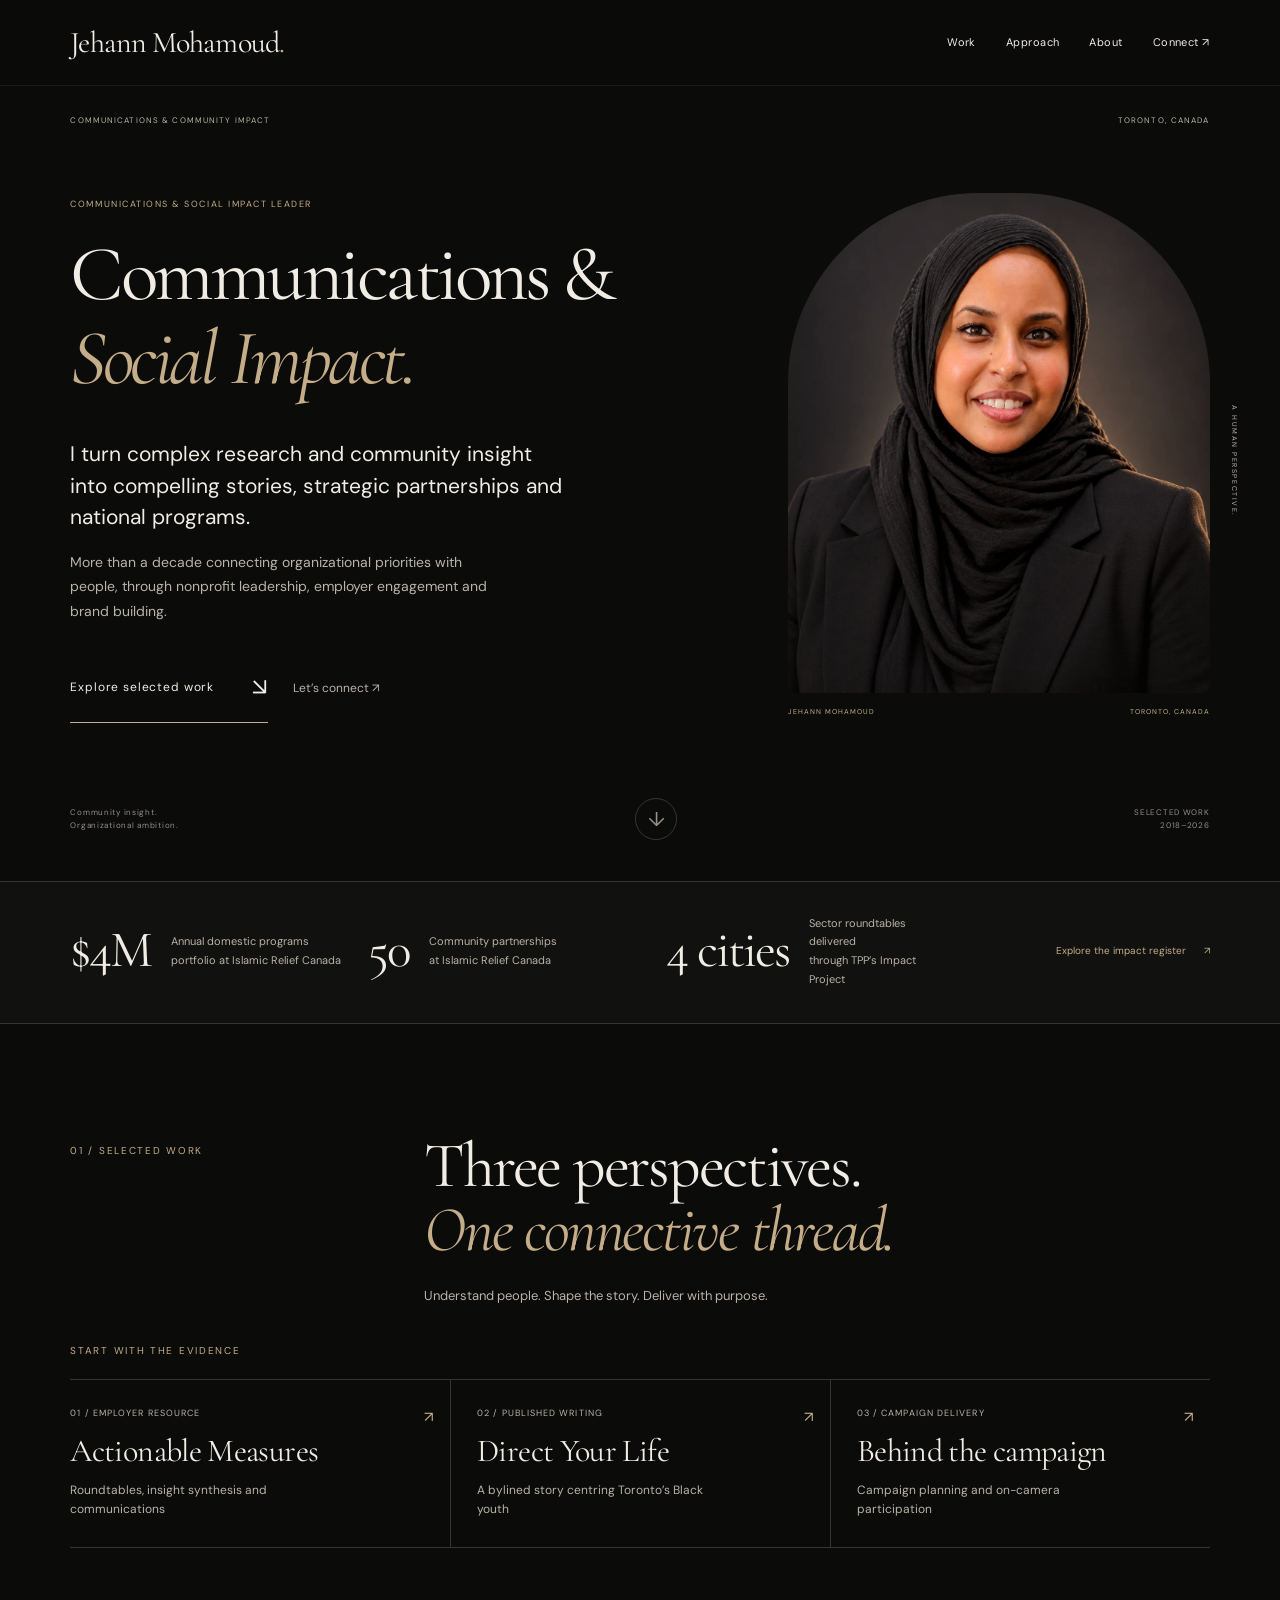
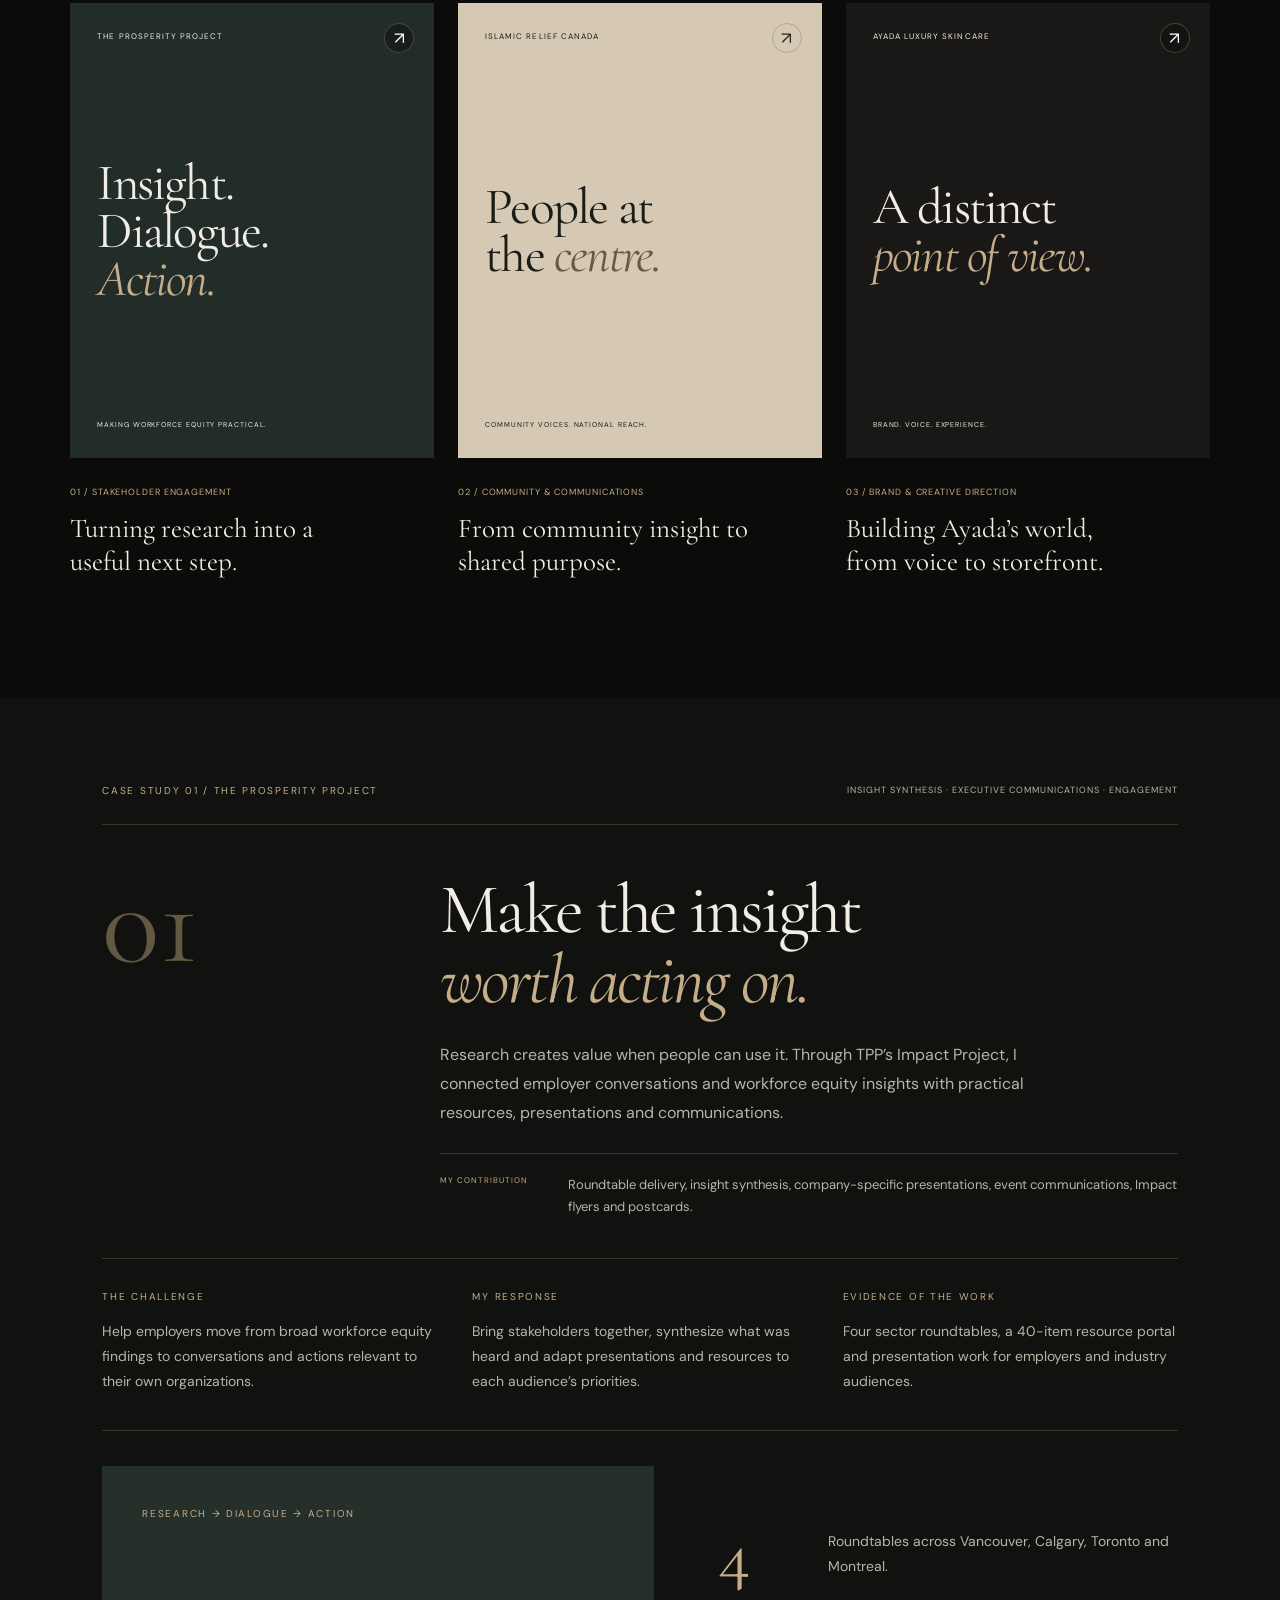
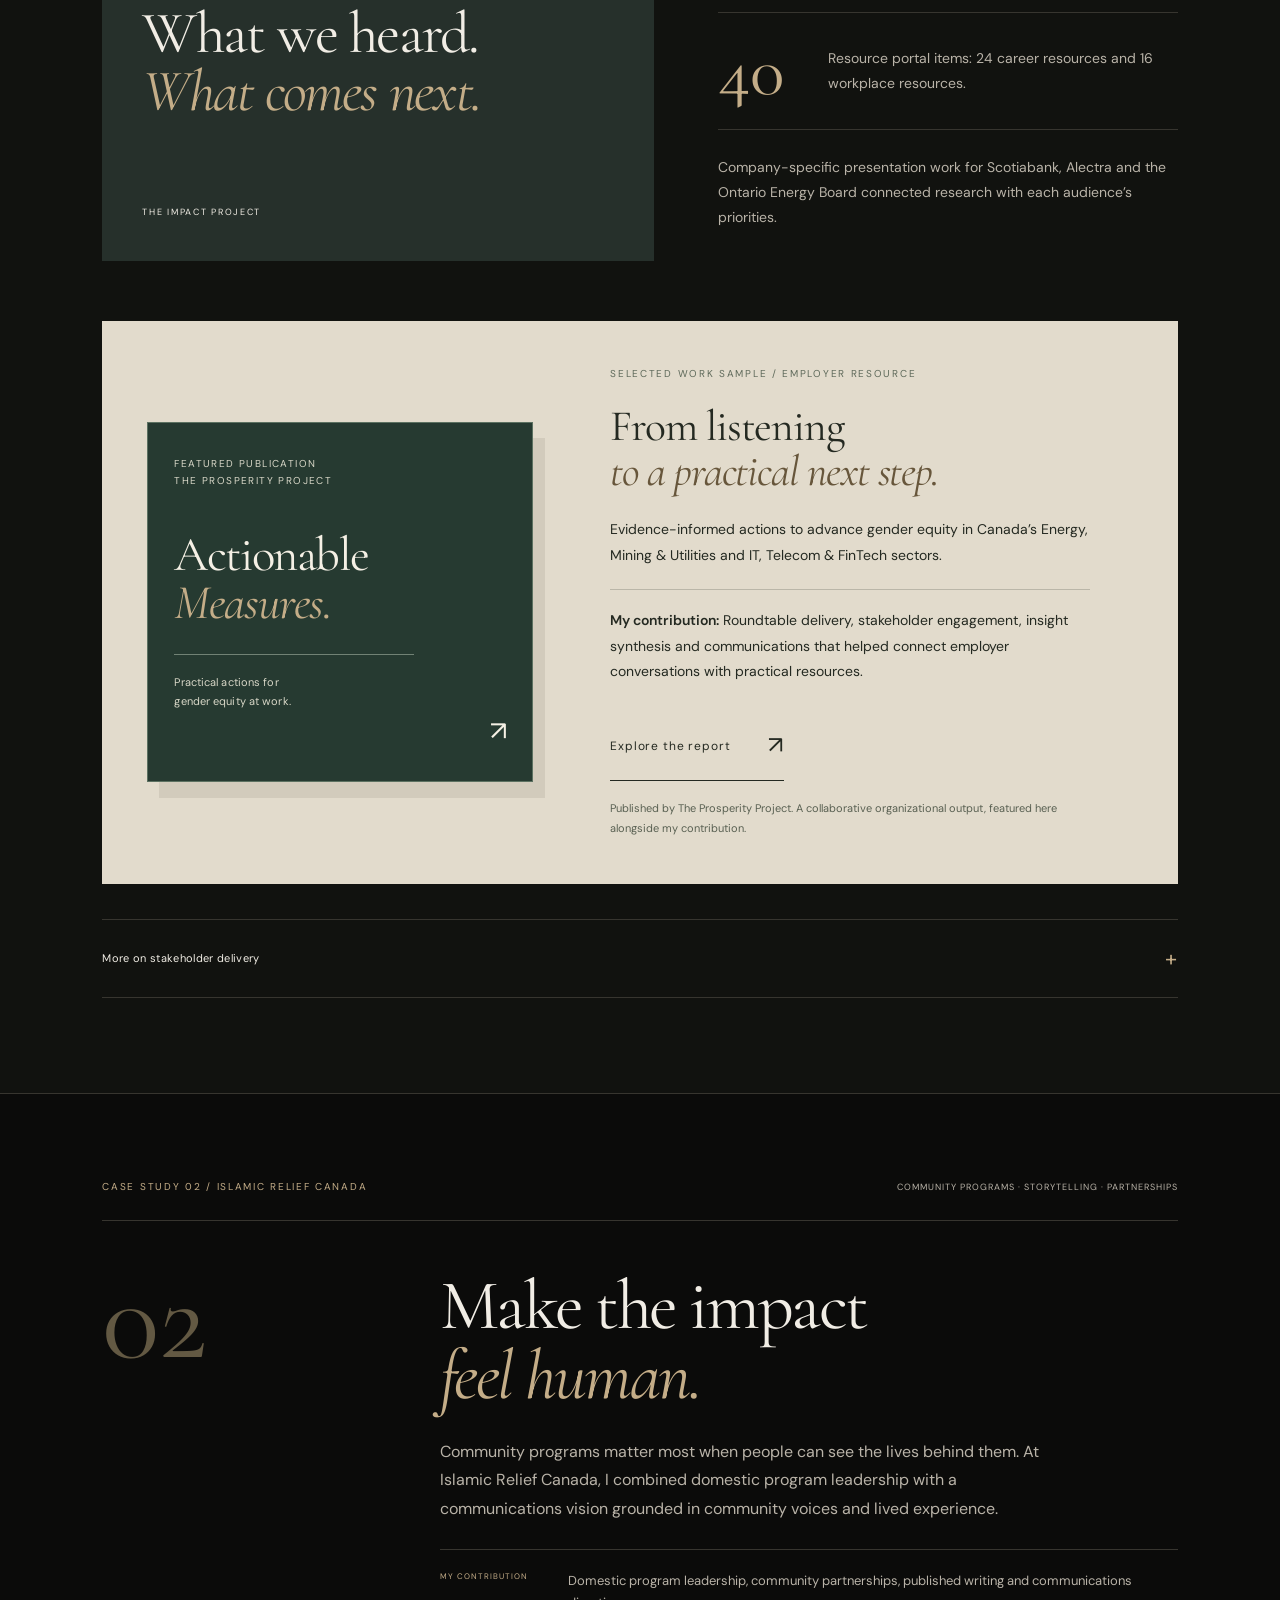
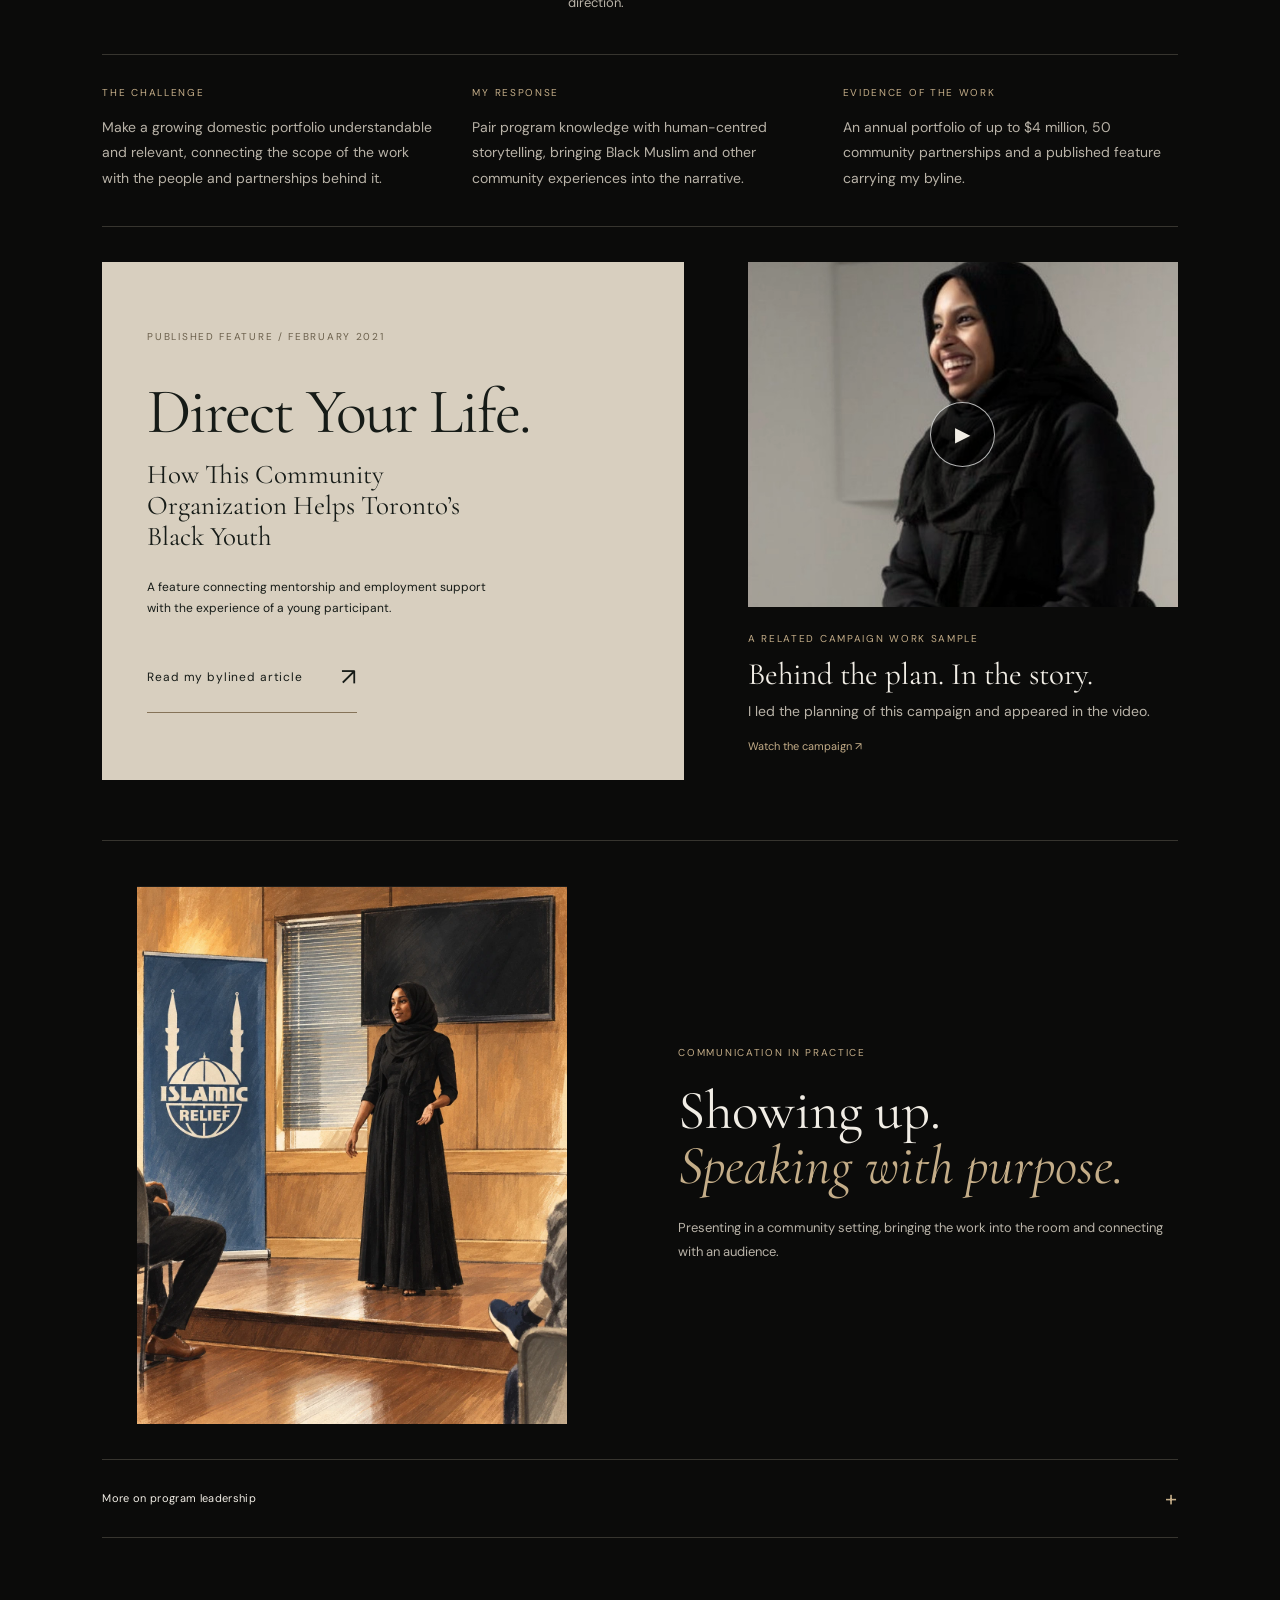
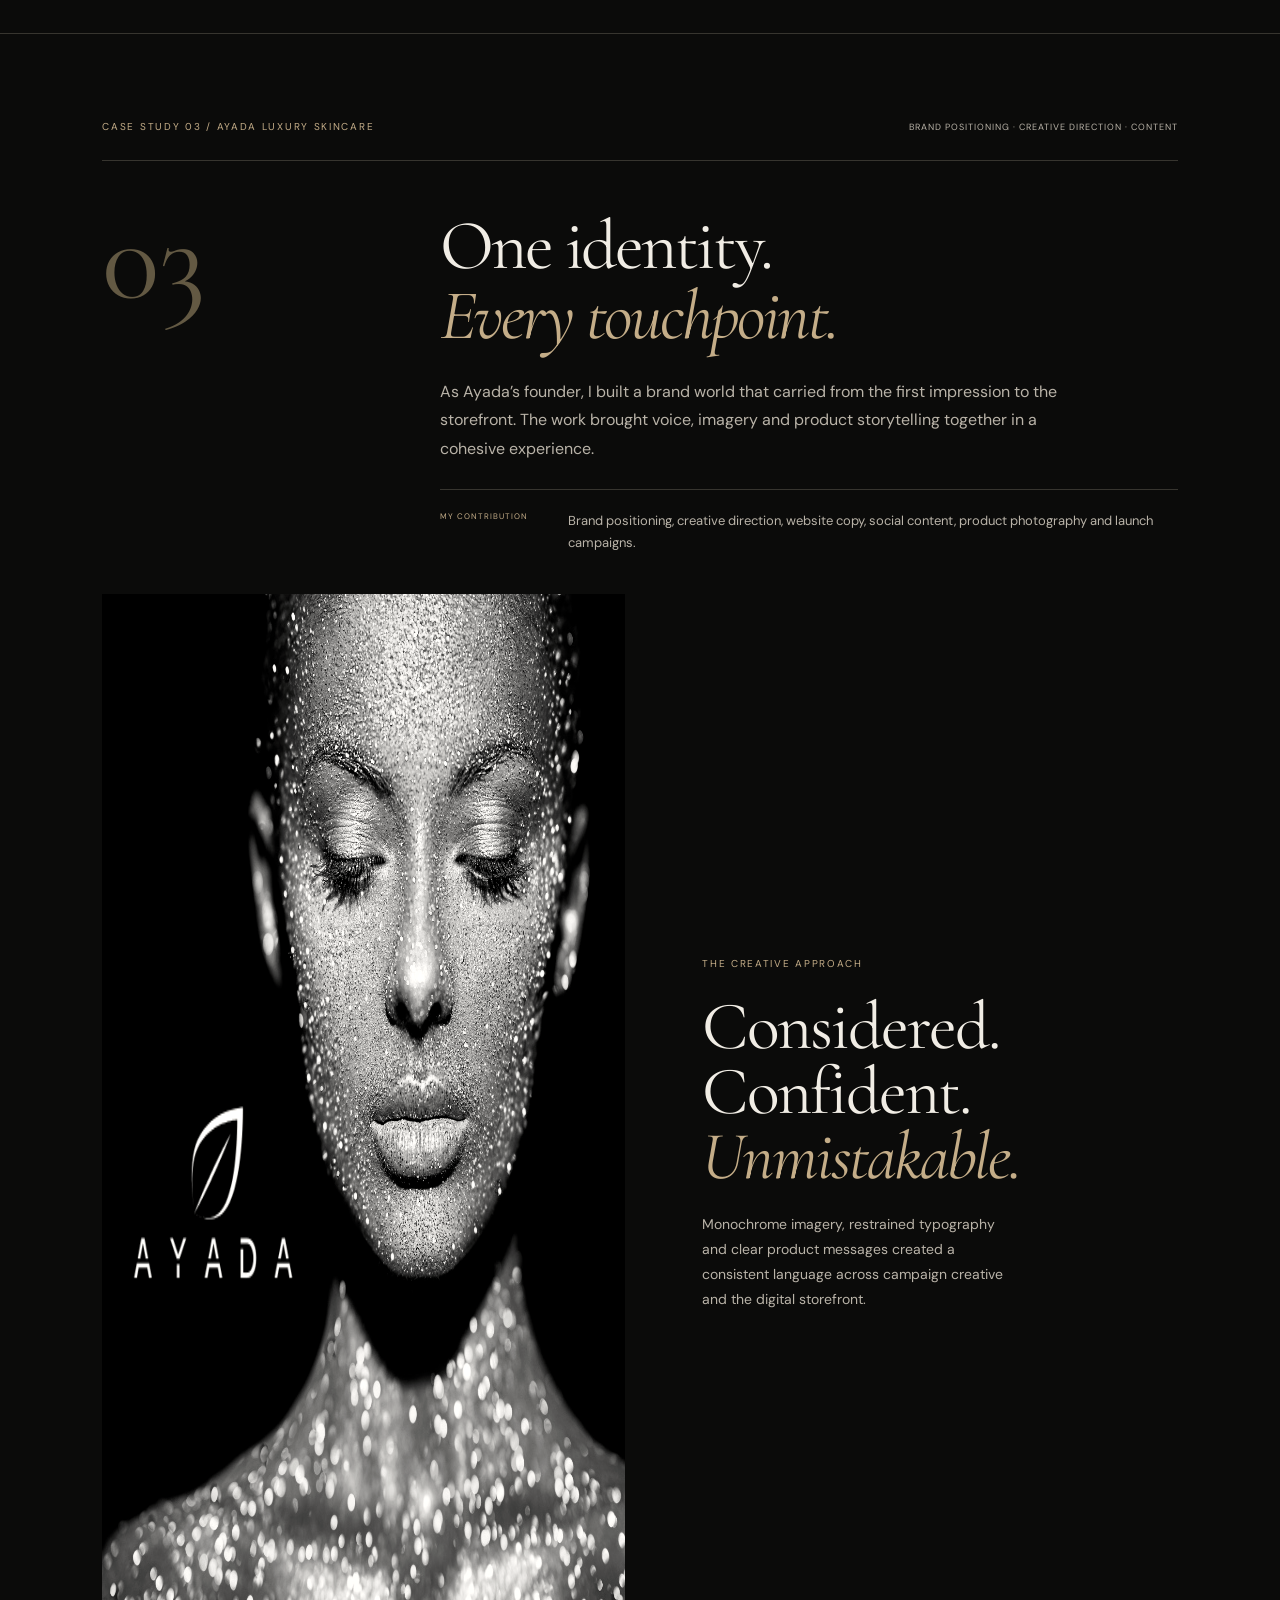
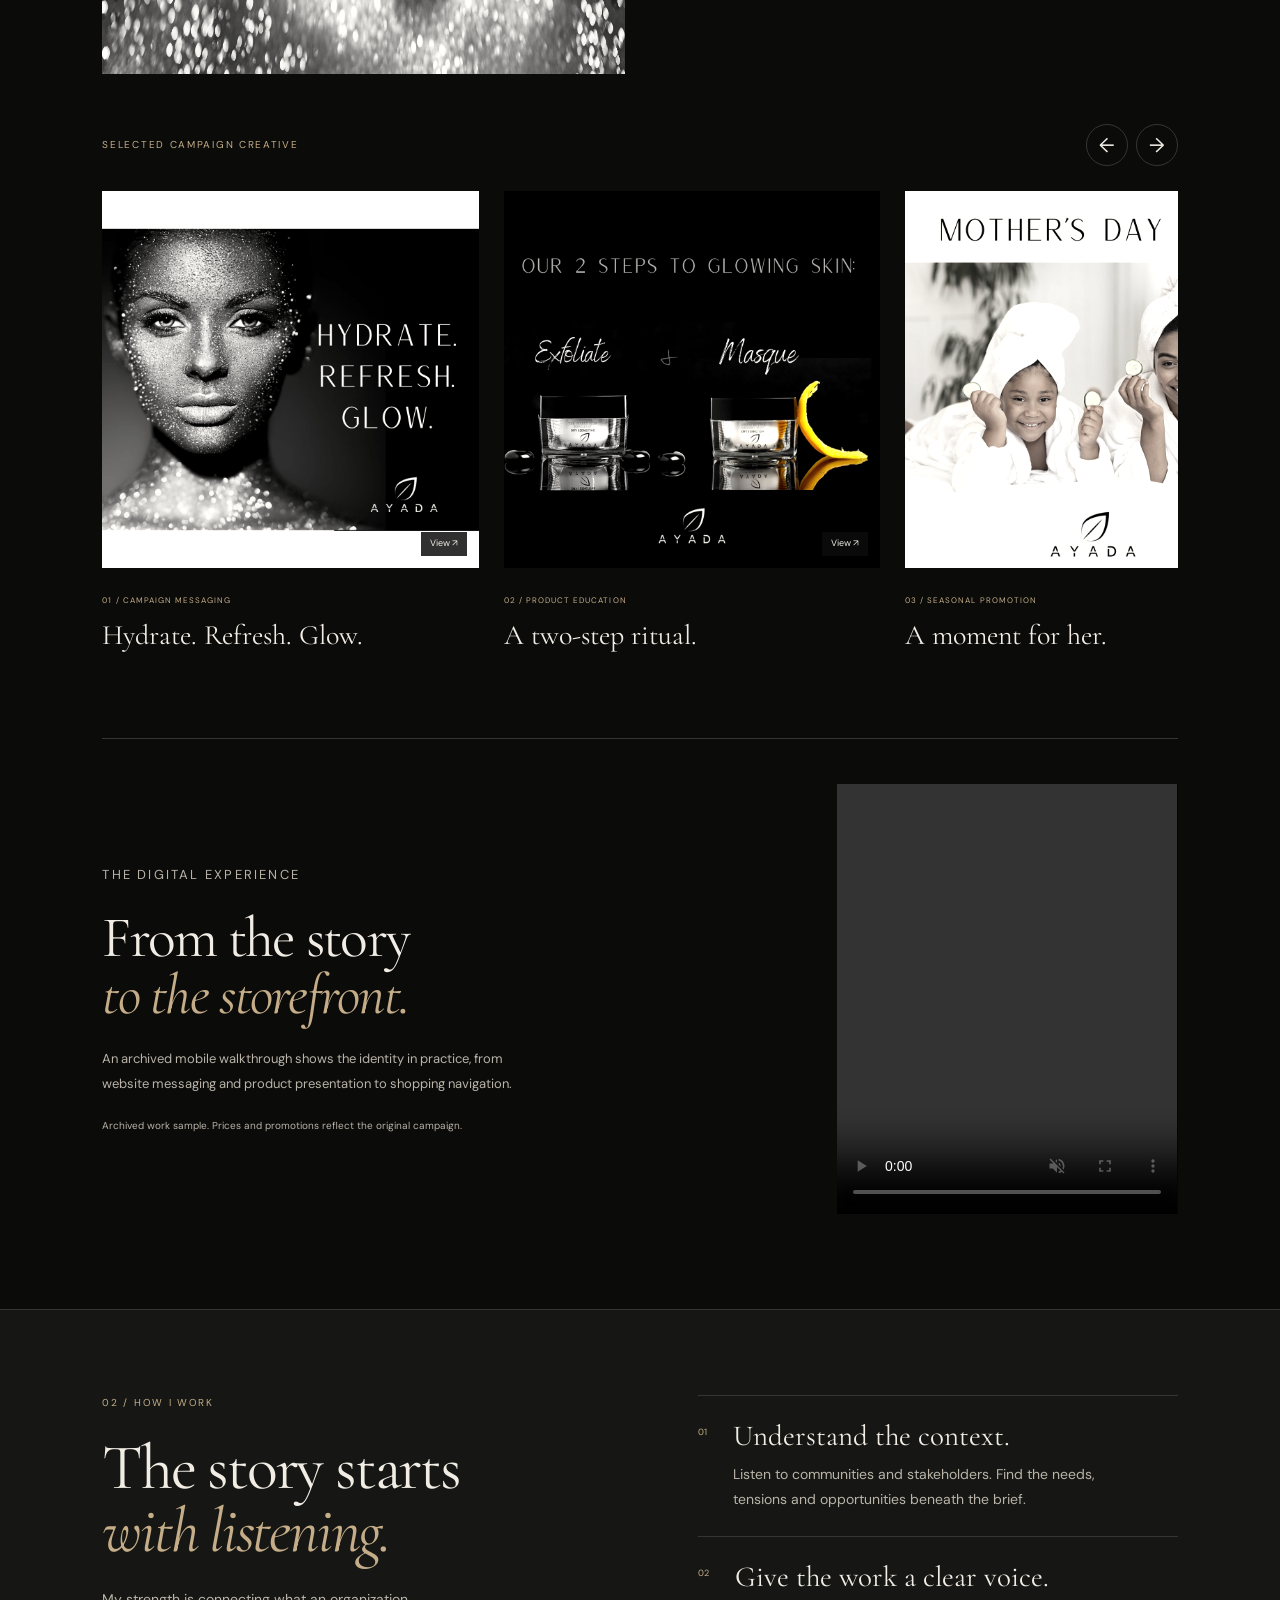
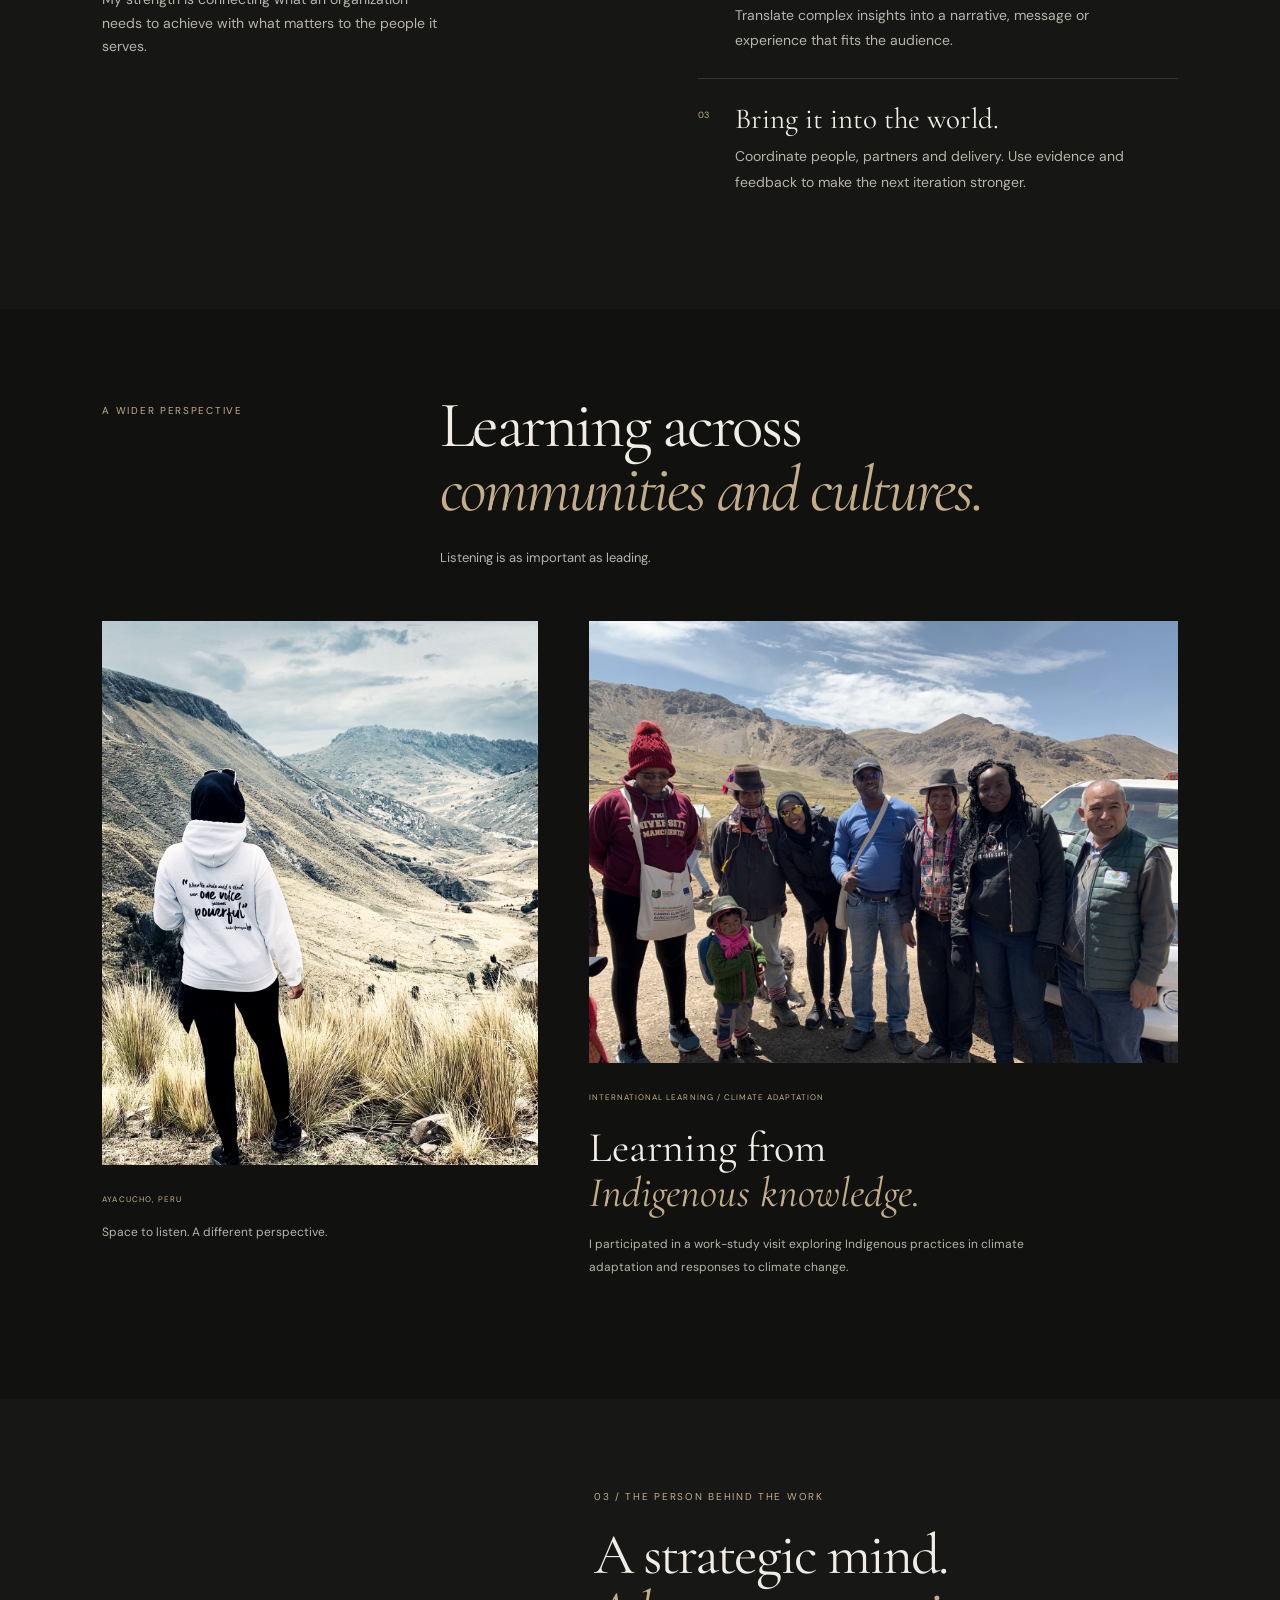
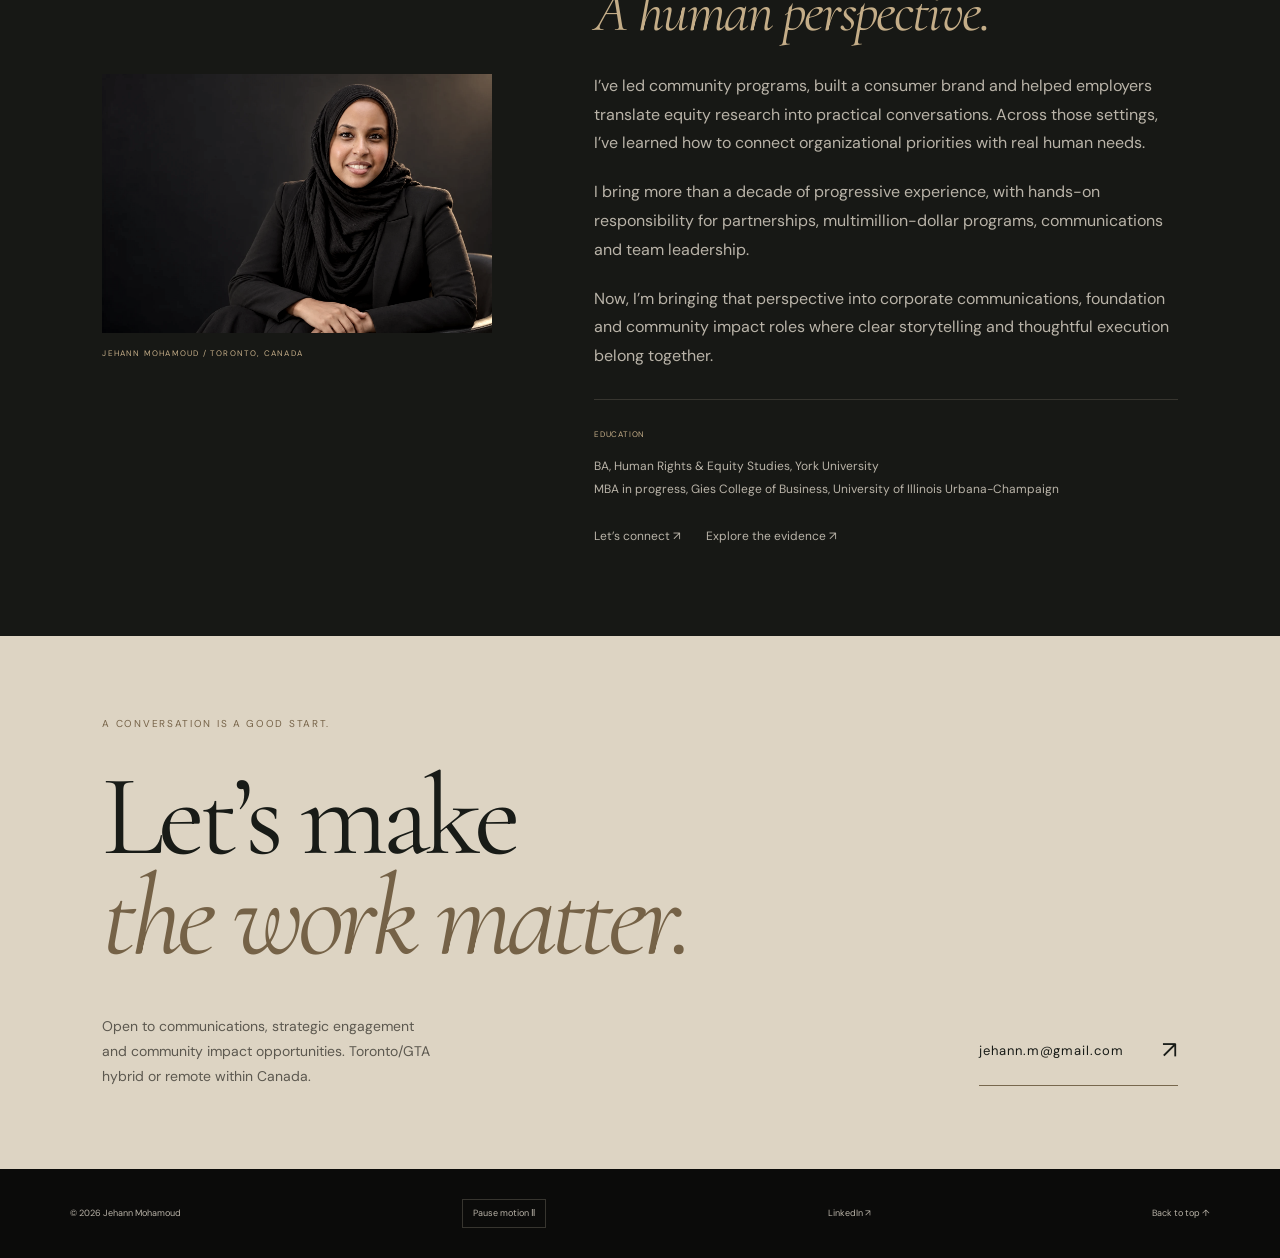
<file: index.html>
<!doctype html>
<html lang="en"><head><meta charset="utf-8"><meta name="viewport" content="width=device-width,initial-scale=1"><title>Jehann Mohamoud | Communications & Community Impact</title><meta name="description" content="Jehann Mohamoud turns purpose into stories, partnerships and programs that move people. Selected communications, community impact and brand-building work."><link rel="preconnect" href="https://fonts.googleapis.com"><link rel="preconnect" href="https://fonts.gstatic.com" crossorigin><link href="https://fonts.googleapis.com/css2?family=Cormorant+Garamond:ital,wght@0,400;0,500;1,400;1,500&family=DM+Sans:wght@400;500;600&display=swap" rel="stylesheet"><link rel="stylesheet" href="style.css"><link rel="stylesheet" href="editorial.css"><link rel="stylesheet" href="photo-finish.css"><link rel="stylesheet" href="refinement.css"></head><body>
<a class="skip" href="#main">Skip to content</a><div class="progress" aria-hidden="true"></div><header><a class="signature" href="#main">Jehann Mohamoud<span>.</span></a><nav aria-label="Main navigation"><a href="#work">Work</a><a href="#approach">Approach</a><a href="#about">About</a><a href="#contact">Connect ↗</a></nav></header>
<main id="main">
<section class="hero"><div class="hero-label"><span>COMMUNICATIONS & COMMUNITY IMPACT</span><span>TORONTO, CANADA</span></div><div class="hero-layout"><div class="hero-copy"><p class="eyebrow intro-name">COMMUNICATIONS & SOCIAL IMPACT LEADER</p><h1><span class="line"><span>Communications &</span></span><span class="line"><span><em>Social Impact.</em></span></span></h1><p>I turn complex research and community insight into compelling stories, strategic partnerships and national programs.</p><p class="hero-description">More than a decade connecting organizational priorities with people, through nonprofit leadership, employer engagement and brand building.</p><div class="hero-actions"><a class="arrow-link" href="#work">Explore selected work <span>↘</span></a><a class="quiet-link" href="mailto:jehann.m@gmail.com">Let’s connect ↗</a></div></div><div class="hero-visual"><div class="portrait-frame"><img src="assets/jehann-studio-headshot.webp" alt="Studio portrait of Jehann Mohamoud in a black hijab and blazer" fetchpriority="high" width="1122" height="1402"></div><div class="portrait-caption"><span>JEHANN MOHAMOUD</span><span>TORONTO, CANADA</span></div><span class="portrait-side" aria-hidden="true">A HUMAN PERSPECTIVE.</span></div></div><div class="hero-bottom"><span>Community insight.<br>Organizational ambition.</span><a href="#work" class="round-arrow" aria-label="Scroll to selected work">↓</a><span>SELECTED WORK<br>2018–2026</span></div></section>
<section class="evidence-strip" aria-label="Selected leadership experience"><div><strong>$4M</strong><p>Annual domestic programs<br>portfolio at Islamic Relief Canada</p></div><div><strong>50</strong><p>Community partnerships<br>at Islamic Relief Canada</p></div><div><strong>4 cities</strong><p>Sector roundtables delivered<br>through TPP’s Impact Project</p></div><a href="metrics.html">Explore the impact register <span>↗</span></a></section>
<section id="work" class="work-selection"><div class="section-heading reveal"><p class="eyebrow">01 / SELECTED WORK</p><div><h2>Three perspectives.<br><em>One connective thread.</em></h2><p>Understand people. Shape the story. Deliver with purpose.</p></div></div><div class="quick-evidence reveal"><p class="eyebrow">START WITH THE EVIDENCE</p><div><a href="https://canadianprosperityproject.ca/?download_id=5919&amp;sdm_process_download=1" target="_blank" rel="noopener noreferrer"><span>01 / EMPLOYER RESOURCE</span><strong>Actionable Measures</strong><small>Roundtables, insight synthesis and communications</small><b aria-hidden="true">↗</b></a><a href="https://blog.islamicreliefcanada.org/impact/direct-your-life/" target="_blank" rel="noopener noreferrer"><span>02 / PUBLISHED WRITING</span><strong>Direct Your Life</strong><small>A bylined story centring Toronto’s Black youth</small><b aria-hidden="true">↗</b></a><a href="https://youtu.be/W5So4JnTNV8" target="_blank" rel="noopener noreferrer"><span>03 / CAMPAIGN DELIVERY</span><strong>Behind the campaign</strong><small>Campaign planning and on-camera participation</small><b aria-hidden="true">↗</b></a></div></div><div class="project-index">
<a href="#tpp" class="project-card reveal"><div class="project-image research-cover"><span class="card-kicker">THE PROSPERITY PROJECT</span><span class="cover-title">Insight.<br>Dialogue.<br><em>Action.</em></span><span class="card-arrow" aria-hidden="true">↗</span><span class="cover-foot">MAKING WORKFORCE EQUITY PRACTICAL.</span></div><div class="card-caption"><span>01 / STAKEHOLDER ENGAGEMENT</span><h3>Turning research into a useful next step.</h3></div></a>
<a href="#community" class="project-card reveal"><div class="project-image community-cover"><span class="card-kicker">ISLAMIC RELIEF CANADA</span><span class="cover-title">People at<br>the <em>centre.</em></span><span class="card-arrow" aria-hidden="true">↗</span><span class="cover-foot">COMMUNITY VOICES. NATIONAL REACH.</span></div><div class="card-caption"><span>02 / COMMUNITY & COMMUNICATIONS</span><h3>From community insight to shared purpose.</h3></div></a>
<a href="#ayada" class="project-card reveal"><div class="project-image ayada-teaser"><span class="card-kicker">AYADA LUXURY SKINCARE</span><span class="cover-title">A distinct<br><em>point of view.</em></span><span class="card-arrow" aria-hidden="true">↗</span><span class="cover-foot">BRAND. VOICE. EXPERIENCE.</span></div><div class="card-caption"><span>03 / BRAND & CREATIVE DIRECTION</span><h3>Building Ayada’s world, from voice to storefront.</h3></div></a></div></section>

<article class="chapter tpp-chapter" id="tpp"><div class="case-heading reveal"><p class="eyebrow">CASE STUDY 01 / THE PROSPERITY PROJECT</p><span>INSIGHT SYNTHESIS · EXECUTIVE COMMUNICATIONS · ENGAGEMENT</span></div><div class="chapter-intro"><div class="chapter-number reveal">01</div><div class="chapter-copy reveal"><h2>Make the insight<br><em>worth acting on.</em></h2><p>Research creates value when people can use it. Through TPP’s Impact Project, I connected employer conversations and workforce equity insights with practical resources, presentations and communications.</p><div class="role"><span>MY CONTRIBUTION</span><p>Roundtable delivery, insight synthesis, company-specific presentations, event communications, Impact flyers and postcards.</p></div></div></div><div class="case-context reveal"><div><p class="eyebrow">THE CHALLENGE</p><p>Help employers move from broad workforce equity findings to conversations and actions relevant to their own organizations.</p></div><div><p class="eyebrow">MY RESPONSE</p><p>Bring stakeholders together, synthesize what was heard and adapt presentations and resources to each audience’s priorities.</p></div><div><p class="eyebrow">EVIDENCE OF THE WORK</p><p>Four sector roundtables, a 40-item resource portal and presentation work for employers and industry audiences.</p></div></div><div class="tpp-spread reveal"><div class="type-art"><span class="eyebrow">RESEARCH → DIALOGUE → ACTION</span><h3>What we heard.<br><em>What comes next.</em></h3><span>THE IMPACT PROJECT</span></div><div class="tpp-proof"><div><strong>4</strong><p>Roundtables across Vancouver, Calgary, Toronto and Montreal.</p></div><div><strong>40</strong><p>Resource portal items: 24 career resources and 16 workplace resources.</p></div><p>Company-specific presentation work for Scotiabank, Alectra and the Ontario Energy Board connected research with each audience’s priorities.</p></div></div><section class="report-feature reveal" aria-labelledby="report-title"><a class="report-object" href="https://canadianprosperityproject.ca/?download_id=5919&amp;sdm_process_download=1" target="_blank" rel="noopener noreferrer" aria-label="Read the Actionable Measures report, PDF"><span>FEATURED PUBLICATION<br>THE PROSPERITY PROJECT</span><h3>Actionable<br><em>Measures.</em></h3><span class="report-bottom">Practical actions for<br>gender equity at work.</span><b aria-hidden="true">↗</b></a><div class="report-copy"><p class="eyebrow">SELECTED WORK SAMPLE / EMPLOYER RESOURCE</p><h3 id="report-title">From listening<br><em>to a practical next step.</em></h3><p>Evidence-informed actions to advance gender equity in Canada’s Energy, Mining &amp; Utilities and IT, Telecom &amp; FinTech sectors.</p><p class="report-contribution"><strong>My contribution:</strong> Roundtable delivery, stakeholder engagement, insight synthesis and communications that helped connect employer conversations with practical resources.</p><a class="arrow-link" href="https://canadianprosperityproject.ca/?download_id=5919&amp;sdm_process_download=1" target="_blank" rel="noopener noreferrer">Explore the report <span>↗</span></a><p class="report-credit">Published by The Prosperity Project. A collaborative organizational output, featured here alongside my contribution.</p></div></section><details class="case-details"><summary>More on stakeholder delivery <span aria-hidden="true">+</span></summary><div><p>Work extended across roundtables, the What We Heard and Actionable Measures resources, employer presentations and event communications. I also supported sponsor communications, vendor coordination and event operations.</p><p class="fine">Research and organizational outputs were collaborative. My contribution focused on delivery, synthesis and communications, not ownership of the Annual Report Card research.</p></div></details></article>
<article class="chapter" id="community"><div class="case-heading reveal"><p class="eyebrow">CASE STUDY 02 / ISLAMIC RELIEF CANADA</p><span>COMMUNITY PROGRAMS · STORYTELLING · PARTNERSHIPS</span></div><div class="chapter-intro"><div class="chapter-number reveal">02</div><div class="chapter-copy reveal"><h2>Make the impact<br><em>feel human.</em></h2><p>Community programs matter most when people can see the lives behind them. At Islamic Relief Canada, I combined domestic program leadership with a communications vision grounded in community voices and lived experience.</p><div class="role"><span>MY CONTRIBUTION</span><p>Domestic program leadership, community partnerships, published writing and communications direction.</p></div></div></div><div class="case-context reveal"><div><p class="eyebrow">THE CHALLENGE</p><p>Make a growing domestic portfolio understandable and relevant, connecting the scope of the work with the people and partnerships behind it.</p></div><div><p class="eyebrow">MY RESPONSE</p><p>Pair program knowledge with human-centred storytelling, bringing Black Muslim and other community experiences into the narrative.</p></div><div><p class="eyebrow">EVIDENCE OF THE WORK</p><p>An annual portfolio of up to $4 million, 50 community partnerships and a published feature carrying my byline.</p></div></div>
<div class="story-spread"><div class="quote-panel reveal"><span class="eyebrow">PUBLISHED FEATURE / FEBRUARY 2021</span><h3>Direct Your Life.</h3><p class="feature-subtitle">How This Community Organization Helps Toronto’s Black Youth</p><p>A feature connecting mentorship and employment support with the experience of a young participant.</p><a class="arrow-link" href="https://blog.islamicreliefcanada.org/impact/direct-your-life/" target="_blank" rel="noopener noreferrer">Read my bylined article <span>↗</span></a></div><figure class="campaign-panel reveal"><a class="campaign-image" href="https://youtu.be/W5So4JnTNV8" target="_blank" rel="noopener noreferrer" aria-label="Watch a campaign Jehann led planning for and appeared in"><img src="assets/jehann-campaign-portrait.jpeg" alt="Jehann on camera during a campaign she led planning for" width="664" height="1196" loading="lazy"><span class="play">▶</span></a><figcaption><p class="eyebrow">A RELATED CAMPAIGN WORK SAMPLE</p><h3>Behind the plan. In the story.</h3><p>I led the planning of this campaign and appeared in the video.</p><a href="https://youtu.be/W5So4JnTNV8" target="_blank" rel="noopener noreferrer">Watch the campaign ↗</a></figcaption></figure></div>
<figure class="speaking-story reveal"><div class="speaking-crop illustrated-speaker"><img src="assets/jehann-speaking-illustration.webp" alt="Illustration of Jehann presenting to a community audience" width="1122" height="1402" loading="lazy"></div><figcaption><p class="eyebrow">COMMUNICATION IN PRACTICE</p><h3>Showing up.<br><em>Speaking with purpose.</em></h3><p>Presenting in a community setting, bringing the work into the room and connecting with an audience.</p></figcaption></figure>
<details class="case-details"><summary>More on program leadership <span aria-hidden="true">+</span></summary><div><p>My domestic programs work included national campaigns, in-kind giving, corporate volunteer coordination and multi-site delivery. I also created a domestic emergency response program for natural disasters.</p><p>Environmental initiatives included tree planting, community clean-ups and recycling. Delivery required budget and vendor oversight, partner coordination and volunteer logistics.</p><p class="fine">Portfolio figures describe the scope managed, not the results of a single story or campaign.</p></div></details></article>
<article class="chapter ayada" id="ayada"><div class="case-heading reveal"><p class="eyebrow">CASE STUDY 03 / AYADA LUXURY SKINCARE</p><span>BRAND POSITIONING · CREATIVE DIRECTION · CONTENT</span></div><div class="chapter-intro"><div class="chapter-number reveal">03</div><div class="chapter-copy reveal"><h2>One identity.<br><em>Every touchpoint.</em></h2><p>As Ayada’s founder, I built a brand world that carried from the first impression to the storefront. The work brought voice, imagery and product storytelling together in a cohesive experience.</p><div class="role"><span>MY CONTRIBUTION</span><p>Brand positioning, creative direction, website copy, social content, product photography and launch campaigns.</p></div></div></div><div class="ayada-cover reveal"><img src="assets/ayada-brand-portrait.jpeg" alt="Ayada campaign featuring a monochrome beauty portrait and brand logo" width="1080" height="1080" loading="lazy"><div><p class="eyebrow">THE CREATIVE APPROACH</p><h3>Considered.<br>Confident.<br><em>Unmistakable.</em></h3><p>Monochrome imagery, restrained typography and clear product messages created a consistent language across campaign creative and the digital storefront.</p></div></div>
<div class="gallery-heading"><span class="eyebrow">SELECTED CAMPAIGN CREATIVE</span><div><button class="gallery-prev" aria-label="Previous campaign image">←</button><button class="gallery-next" aria-label="Next campaign image">→</button></div></div><div class="filmstrip" tabindex="0" role="region" aria-label="Ayada gallery. Swipe or use arrow buttons to browse.">
<figure><button class="enlarge" data-caption="Campaign messaging"><img src="assets/ayada-hydrate.webp" alt="Ayada Hydrate Refresh Glow campaign" loading="lazy" width="1080" height="1080"><span>View ↗</span></button><figcaption><span>01 / CAMPAIGN MESSAGING</span><h3>Hydrate. Refresh. Glow.</h3></figcaption></figure>
<figure><button class="enlarge" data-caption="Product education"><img src="assets/ayada-ritual.webp" alt="Ayada exfoliant and masque two-step routine creative" loading="lazy" width="1080" height="1080"><span>View ↗</span></button><figcaption><span>02 / PRODUCT EDUCATION</span><h3>A two-step ritual.</h3></figcaption></figure>
<figure><button class="enlarge" data-caption="Seasonal promotion"><img src="assets/ayada-mothers-day.jpeg" alt="Ayada Mother’s Day gifting campaign" loading="lazy" width="1080" height="1080"><span>View ↗</span></button><figcaption><span>03 / SEASONAL PROMOTION</span><h3>A moment for her.</h3></figcaption></figure>
<figure><button class="enlarge" data-caption="Product presentation"><img src="assets/ayada-duo.webp" alt="Ayada Skin Glow Duo product creative" loading="lazy" width="1080" height="1080"><span>View ↗</span></button><figcaption><span>04 / PRODUCT PRESENTATION</span><h3>The Skin Glow Duo.</h3></figcaption></figure>
<figure><button class="enlarge" data-caption="Brand imagery"><img src="assets/ayada-editorial.jpeg" alt="Ayada black-and-white editorial beauty graphic" loading="lazy" width="1080" height="1080"><span>View ↗</span></button><figcaption><span>05 / BRAND IMAGERY</span><h3>An editorial identity.</h3></figcaption></figure></div><div class="website-story reveal"><div><p class="eyebrow">THE DIGITAL EXPERIENCE</p><h3>From the story<br><em>to the storefront.</em></h3><p>An archived mobile walkthrough shows the identity in practice, from website messaging and product presentation to shopping navigation.</p><p class="fine">Archived work sample. Prices and promotions reflect the original campaign.</p></div><video controls playsinline preload="metadata" muted aria-label="Archived Ayada mobile website walkthrough"><source src="assets/ayada-website-walkthrough.mp4" type="video/mp4"><a href="assets/ayada-website-walkthrough.mp4">View the website recording</a></video></div></article>
<section id="approach" class="approach"><div class="approach-lead reveal"><p class="eyebrow">02 / HOW I WORK</p><h2>The story starts<br><em>with listening.</em></h2><p>My strength is connecting what an organization needs to achieve with what matters to the people it serves.</p></div><div class="approach-steps"><div class="reveal"><span>01</span><div><h3>Understand the context.</h3><p>Listen to communities and stakeholders. Find the needs, tensions and opportunities beneath the brief.</p></div></div><div class="reveal"><span>02</span><div><h3>Give the work a clear voice.</h3><p>Translate complex insights into a narrative, message or experience that fits the audience.</p></div></div><div class="reveal"><span>03</span><div><h3>Bring it into the world.</h3><p>Coordinate people, partners and delivery. Use evidence and feedback to make the next iteration stronger.</p></div></div></div></section>
<section class="international" id="perspective"><div class="section-heading reveal"><p class="eyebrow">A WIDER PERSPECTIVE</p><div><h2>Learning across<br><em>communities and cultures.</em></h2><p>Listening is as important as leading.</p></div></div><div class="perspective-grid"><figure class="landscape-story reveal"><img src="assets/ayacucho-landscape-original.jpeg" alt="Jehann overlooking a mountain landscape during her visit to Ayacucho, Peru" width="1536" height="1536" loading="lazy"><figcaption><span>AYACUCHO, PERU</span><p>Space to listen. A different perspective.</p></figcaption></figure><figure class="study-story reveal"><img src="assets/ayacucho-study-original.jpeg" alt="Group photograph during a work-study visit in Ayacucho, Peru" width="1536" height="1152" loading="lazy"><figcaption><span>INTERNATIONAL LEARNING / CLIMATE ADAPTATION</span><h3>Learning from<br><em>Indigenous knowledge.</em></h3><p>I participated in a work-study visit exploring Indigenous practices in climate adaptation and responses to climate change.</p></figcaption></figure></div></section>
<section class="about" id="about"><div class="about-image seated-portrait reveal"><img src="assets/jehann-studio-seated.webp" alt="Seated studio portrait of Jehann Mohamoud" width="1536" height="1024" loading="lazy"><span>JEHANN MOHAMOUD / TORONTO, CANADA</span></div><div class="about-copy reveal"><p class="eyebrow">03 / THE PERSON BEHIND THE WORK</p><h2>A strategic mind.<br><em>A human perspective.</em></h2><p>I’ve led community programs, built a consumer brand and helped employers translate equity research into practical conversations. Across those settings, I’ve learned how to connect organizational priorities with real human needs.</p><p>I bring more than a decade of progressive experience, with hands-on responsibility for partnerships, multimillion-dollar programs, communications and team leadership.</p><p>Now, I’m bringing that perspective into corporate communications, foundation and community impact roles where clear storytelling and thoughtful execution belong together.</p><div class="education"><span>EDUCATION</span><p>BA, Human Rights & Equity Studies, York University<br>MBA in progress, Gies College of Business, University of Illinois Urbana-Champaign</p></div><div class="about-actions"><a class="quiet-link" href="mailto:jehann.m@gmail.com">Let’s connect ↗</a><a class="quiet-link" href="metrics.html">Explore the evidence ↗</a></div></div></section>
<section id="contact" class="contact reveal"><p class="eyebrow">A CONVERSATION IS A GOOD START.</p><h2>Let’s make<br><em>the work matter.</em></h2><div><p>Open to communications, strategic engagement and community impact opportunities. Toronto/GTA hybrid or remote within Canada.</p><a class="arrow-link" href="mailto:jehann.m@gmail.com">jehann.m@gmail.com <span>↗</span></a></div></section></main>
<footer><span>© <span id="year">2026</span> Jehann Mohamoud</span><button id="motion" type="button" aria-pressed="false">Pause motion Ⅱ</button><a href="https://www.linkedin.com/in/jehann-mohamoud" target="_blank" rel="noopener noreferrer">LinkedIn ↗</a><a href="#main">Back to top ↑</a></footer><dialog id="viewer" aria-label="Campaign image viewer"><button id="close-viewer" aria-label="Close image viewer">Close ×</button><img id="viewer-image" alt=""><p id="viewer-caption"></p></dialog><script src="motion.js"></script></body></html>
</file>
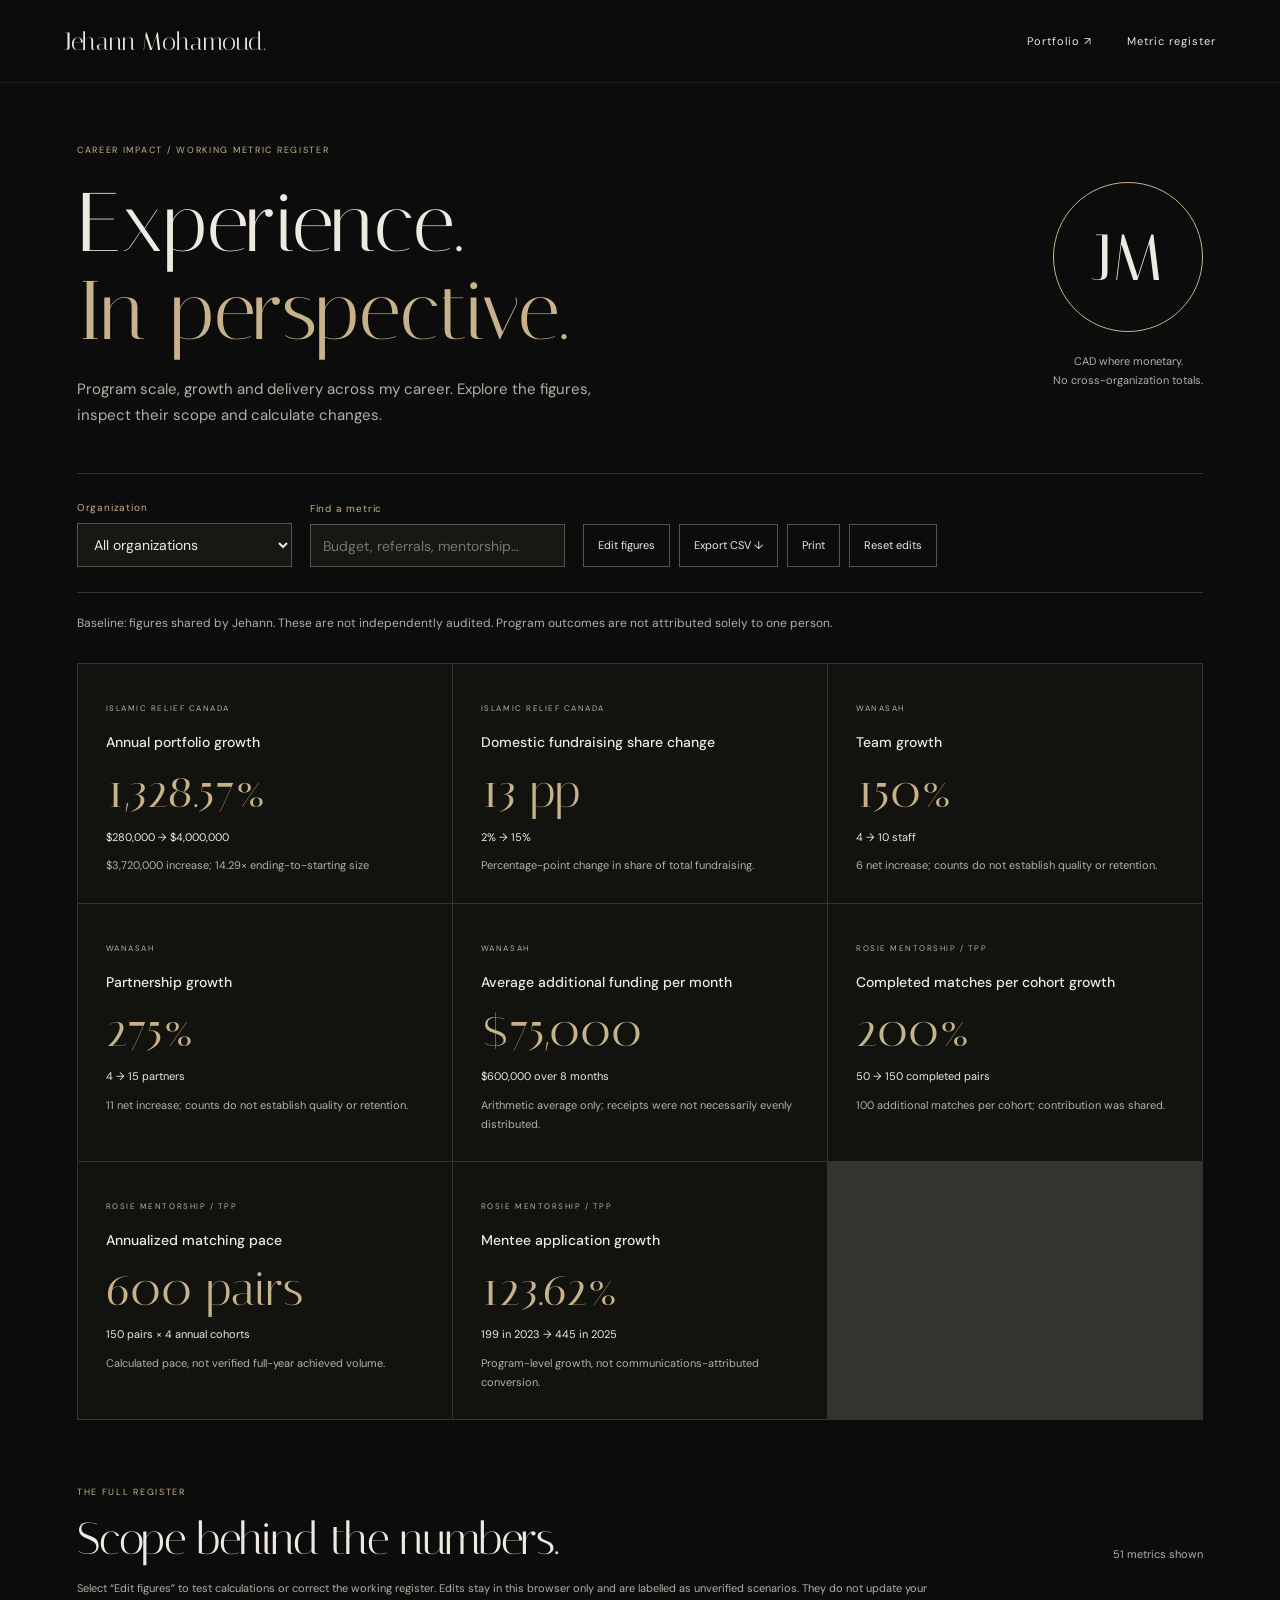
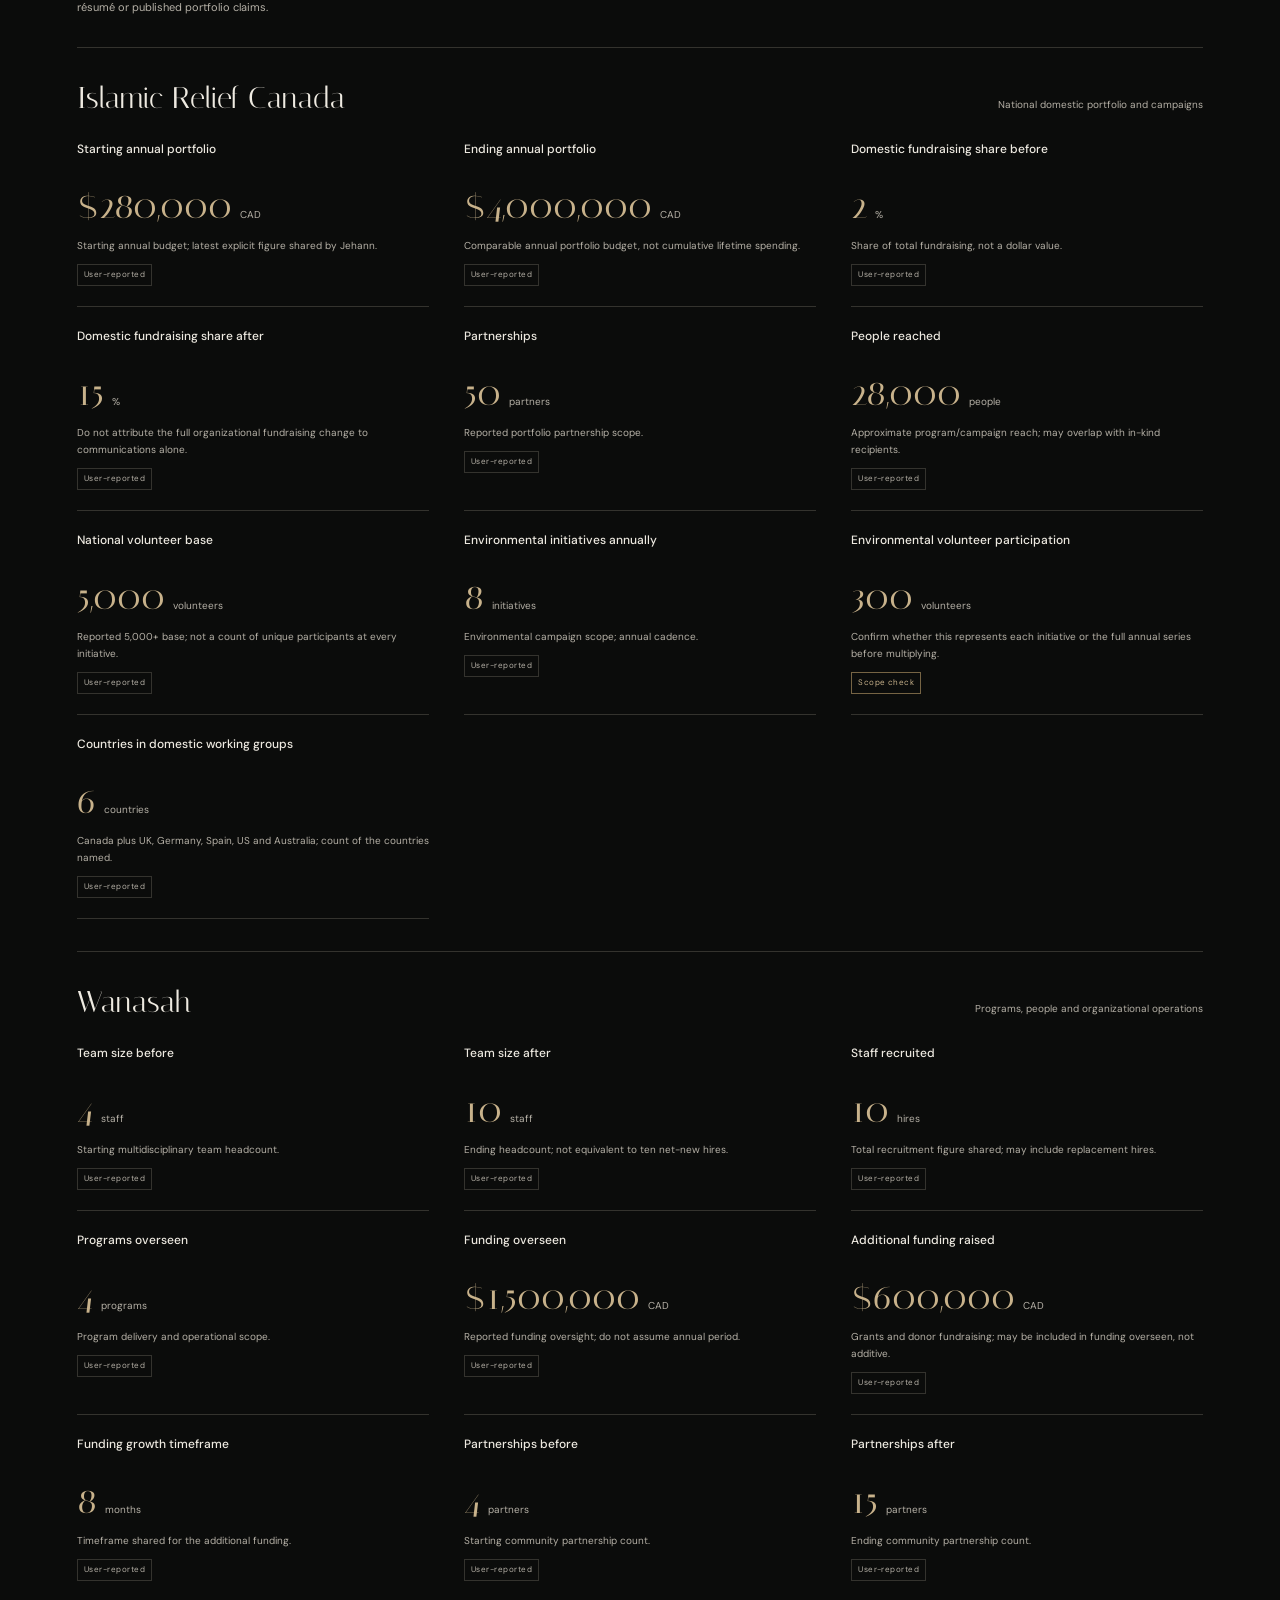
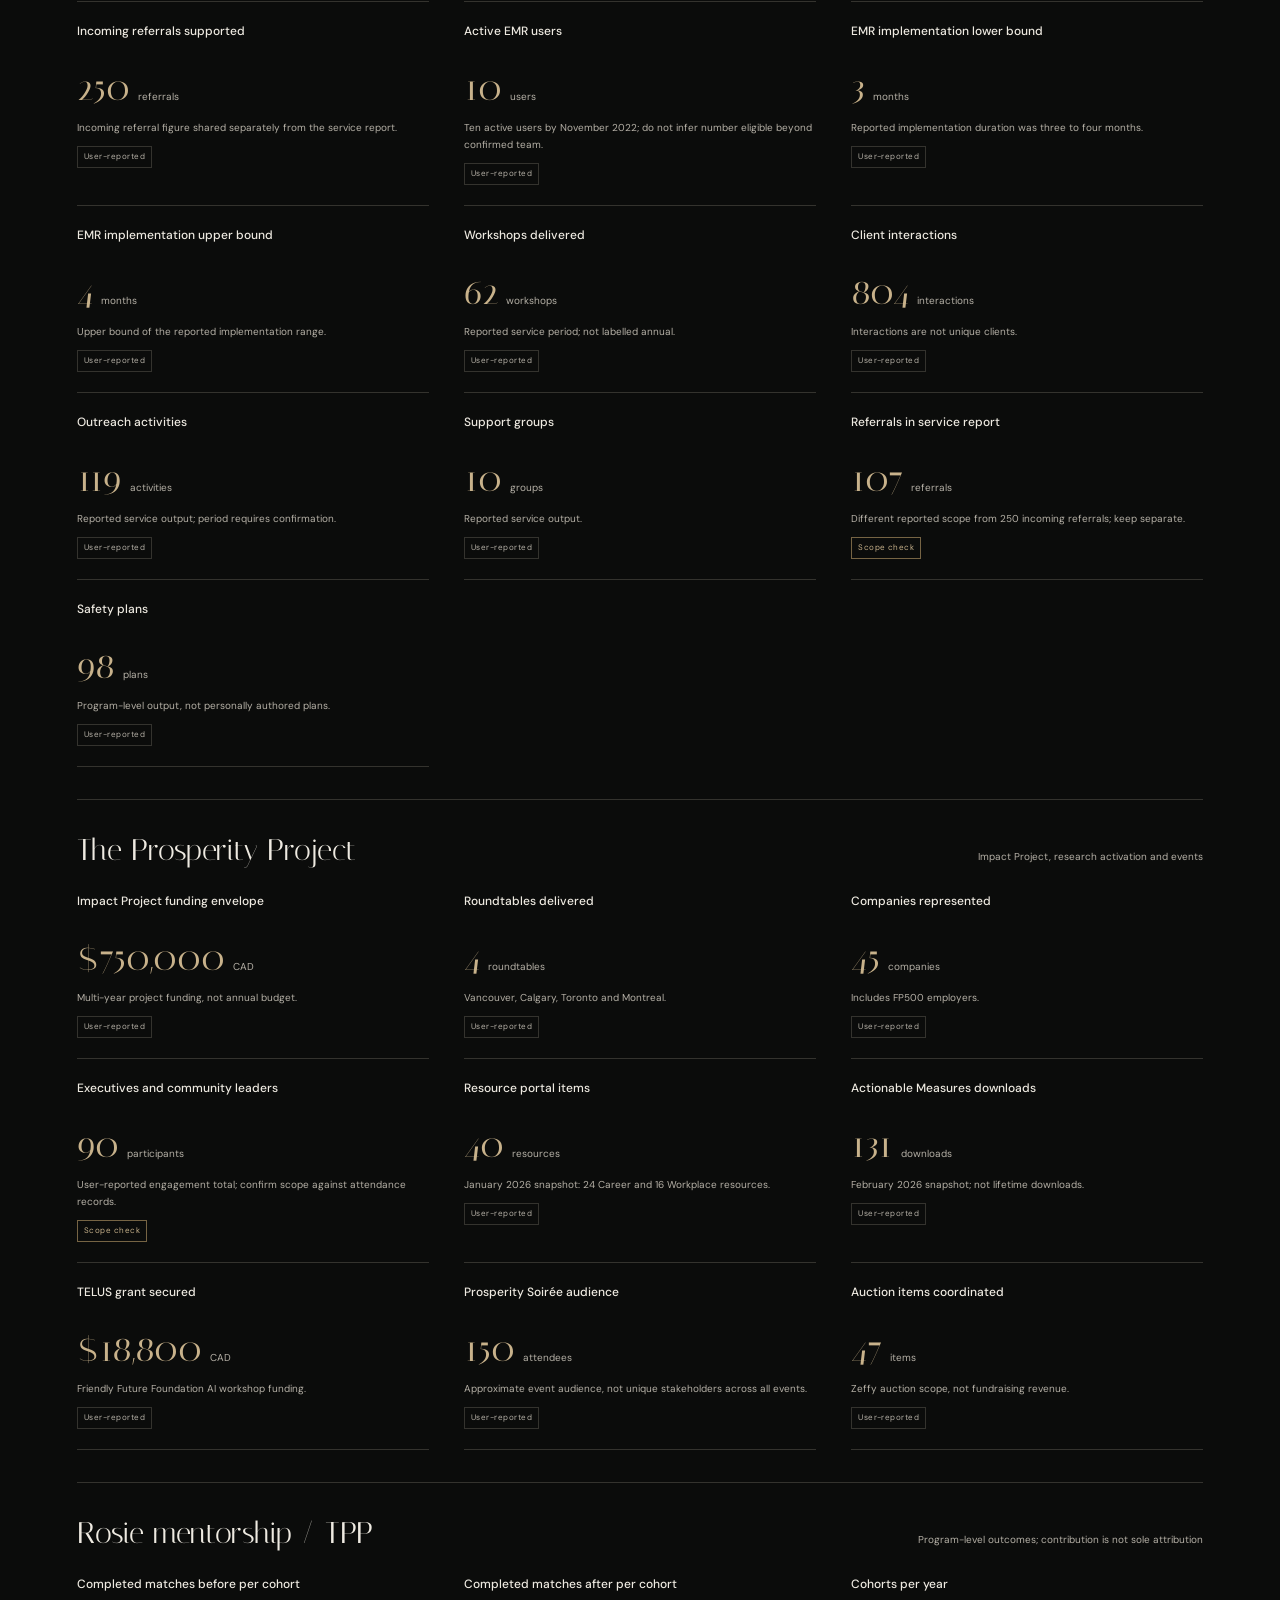
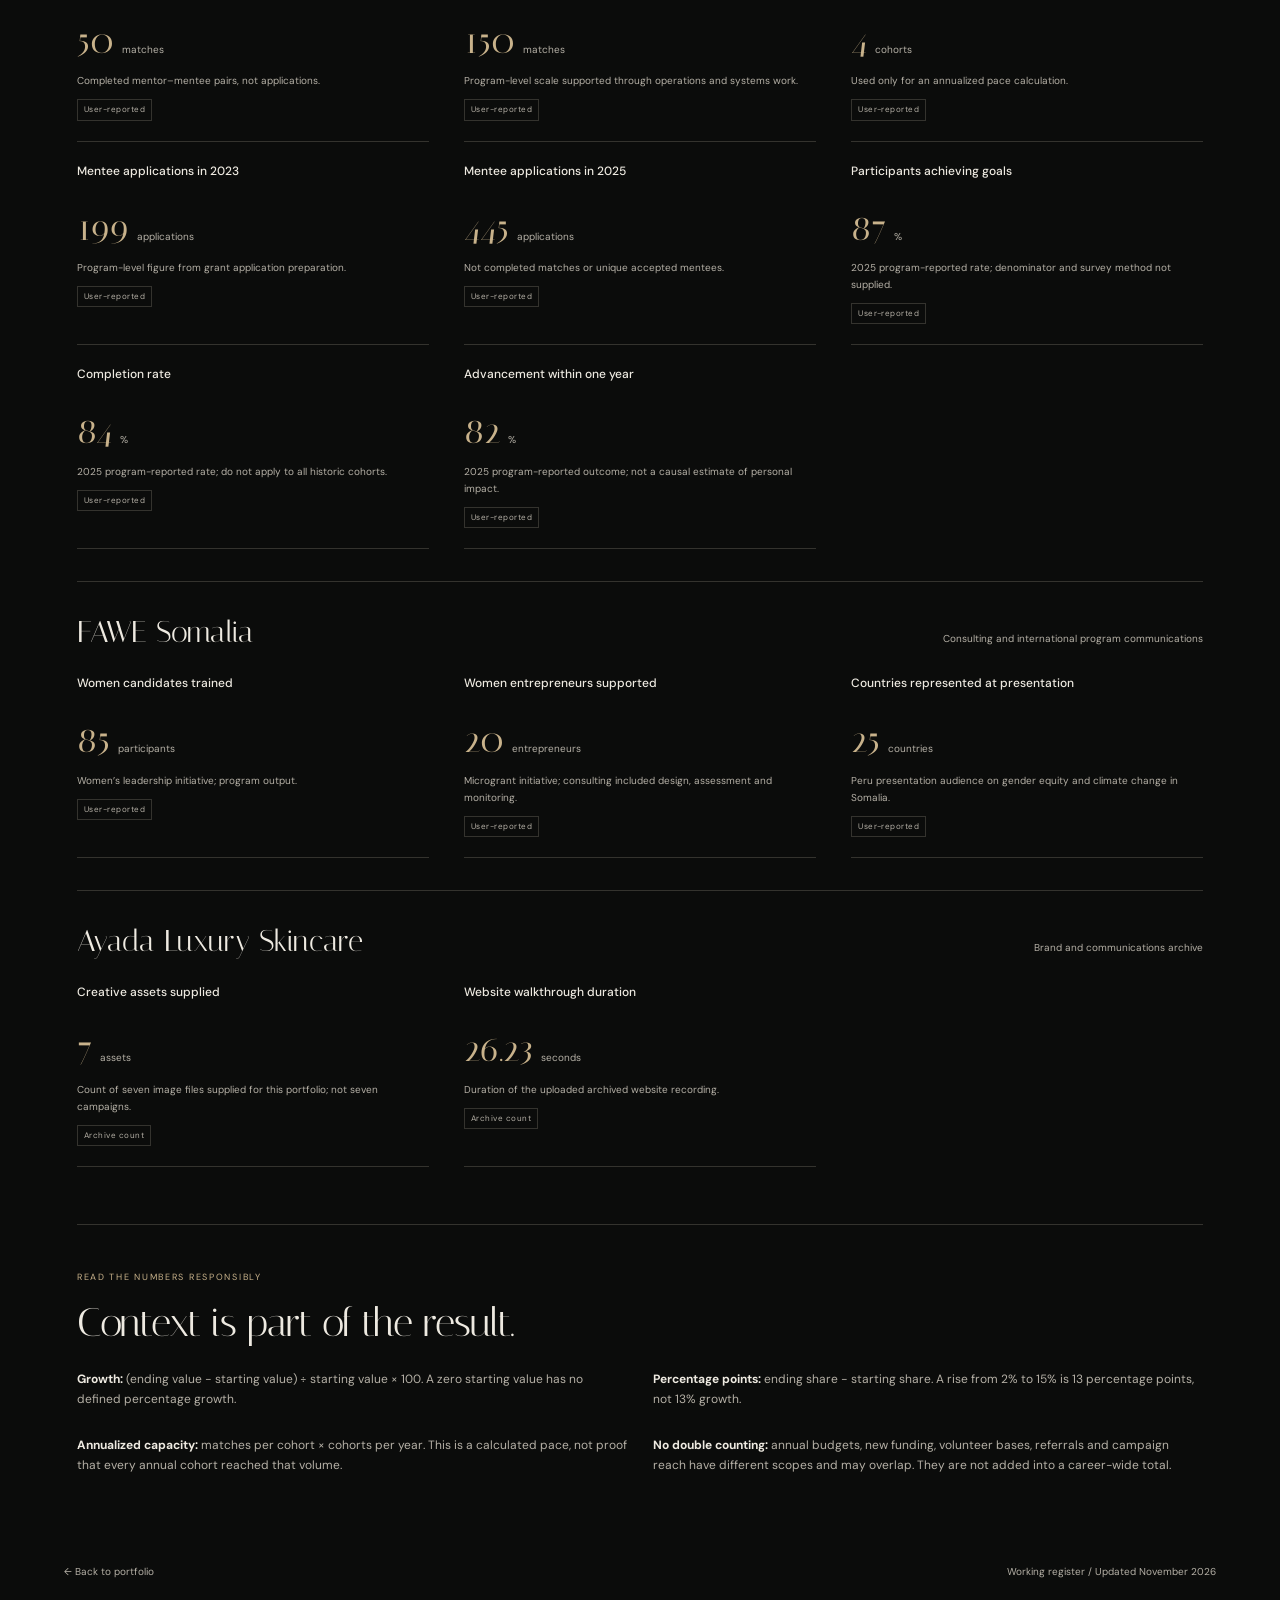
<file: metrics.html>
<!doctype html><html lang="en"><head><meta charset="utf-8"><meta name="viewport" content="width=device-width,initial-scale=1"><title>Career Impact Dashboard | Jehann Mohamoud</title><link rel="stylesheet" href="https://fonts.googleapis.com/css2?family=DM+Sans:wght@400;500;600&family=Italiana&display=swap"><link rel="stylesheet" href="style.css"><link rel="stylesheet" href="metrics.css"></head><body><a class="skip" href="#dashboard">Skip to dashboard</a><header><a class="signature" href="index.html">Jehann Mohamoud<span>.</span></a><nav><a href="index.html">Portfolio ↗</a><a href="#register">Metric register</a></nav></header><main id="dashboard" class="dashboard"><div class="dash-heading"><div><p class="eyebrow">CAREER IMPACT / WORKING METRIC REGISTER</p><h1>Experience.<br><em>In perspective.</em></h1><p>Program scale, growth and delivery across my career. Explore the figures, inspect their scope and calculate changes.</p></div><div class="dash-mark"><span>JM</span><p>CAD where monetary.<br>No cross-organization totals.</p></div></div><div class="toolbar"><label>Organization<select id="org"><option value="all">All organizations</option></select></label><label>Find a metric<input type="search" id="search" placeholder="Budget, referrals, mentorship…"></label><div class="actions"><button id="edit" aria-pressed="false">Edit figures</button><button id="csv">Export CSV ↓</button><button id="print">Print</button><button id="reset">Reset edits</button></div></div><p class="notice" id="status" role="status">Baseline: figures shared by Jehann. These are not independently audited. Program outcomes are not attributed solely to one person.</p><div id="growth" class="growth-grid"></div><div class="register-heading" id="register"><div><p class="eyebrow">THE FULL REGISTER</p><h2>Scope behind the numbers.</h2></div><p id="count"></p></div><p class="guidance">Select “Edit figures” to test calculations or correct the working register. Edits stay in this browser only and are labelled as unverified scenarios. They do not update your résumé or published portfolio claims.</p><div id="groups"></div><section class="method"><p class="eyebrow">READ THE NUMBERS RESPONSIBLY</p><h2>Context is part of the result.</h2><div><p><strong>Growth:</strong> (ending value − starting value) ÷ starting value × 100. A zero starting value has no defined percentage growth.</p><p><strong>Percentage points:</strong> ending share − starting share. A rise from 2% to 15% is 13 percentage points, not 13% growth.</p><p><strong>Annualized capacity:</strong> matches per cohort × cohorts per year. This is a calculated pace, not proof that every annual cohort reached that volume.</p><p><strong>No double counting:</strong> annual budgets, new funding, volunteer bases, referrals and campaign reach have different scopes and may overlap. They are not added into a career-wide total.</p></div></section></main><footer><a href="index.html">← Back to portfolio</a><span>Working register / Updated November 2026</span></footer><script src="metrics.js"></script></body></html>
</file>
<file: style.css>
*{box-sizing:border-box}:root{--bg:#0b0c0b;--ink:#eeeae1;--soft:#b5b0a6;--gold:#c8b28b;--line:#34332e}html{scroll-behavior:smooth;scroll-padding-top:95px}body{margin:0;background:var(--bg);color:var(--ink);font:15px/1.7 'DM Sans',Arial,sans-serif}h1,h2,h3,p,figure{margin:0}a{color:inherit;text-decoration:none}button{font:inherit;color:inherit;cursor:pointer}a:focus-visible,button:focus-visible,[tabindex]:focus-visible{outline:2px solid var(--gold);outline-offset:6px}::selection{background:var(--gold);color:#111}.skip{position:absolute;top:-100px;background:var(--ink);color:#111;padding:12px;z-index:20}.skip:focus{top:0}.progress{position:fixed;top:0;left:0;width:100%;height:2px;background:var(--gold);transform:scaleX(0);transform-origin:left;z-index:20}header{height:83px;position:sticky;top:0;z-index:10;background:#0b0c0bec;backdrop-filter:blur(15px);display:flex;align-items:center;justify-content:space-between;padding:0 5vw;border-bottom:1px solid #ffffff12}.signature{font:25px 'Italiana',Georgia,serif}.signature span{color:var(--gold)}nav{display:flex;gap:35px;font-size:11px;letter-spacing:.09em}nav a:hover{color:var(--gold)}.hero{padding:35px 5vw 22px}.hero-label{display:flex;justify-content:space-between;font-size:9px;letter-spacing:.2em;color:var(--gold)}.hero-layout{display:grid;grid-template-columns:1.45fr 1fr;align-items:center;min-height:640px;gap:2vw}.hero-copy{position:relative;z-index:2}.hero-copy h1{font:clamp(67px,8.7vw,140px)/1.01 'Italiana',Georgia,serif;letter-spacing:-.04em;margin:20px -90px 32px 0}.line{display:block;overflow:hidden;padding-bottom:.06em}.line>span{display:block;animation:rise 1.25s cubic-bezier(.2,.8,.2,1) both}.line:nth-child(2)>span{animation-delay:.15s}em{color:var(--gold);font-style:normal}.hero-copy>p{max-width:425px;font-size:16px;color:var(--soft)}.arrow-link{display:inline-flex;align-items:center;justify-content:space-between;gap:45px;border-bottom:1px solid var(--gold);padding:14px 0;font-size:11px;letter-spacing:.1em;margin-top:25px}.arrow-link>span{font-size:24px;transition:transform .4s}.arrow-link:hover>span{transform:translate(4px,-3px)}.hero-visual{height:570px;position:relative;padding:10px 20px 30px 45px}.portrait-frame{height:100%;overflow:hidden;border-radius:47% 47% 0 0;position:relative}.portrait-frame:after{content:'';position:absolute;inset:0;background:linear-gradient(0deg,#0b0c0b50,transparent 50%)}.portrait-frame img{width:100%;height:100%;object-fit:cover;object-position:center 25%;animation:portrait-in 1.6s both}.portrait-note{position:absolute;left:28px;bottom:0;font-size:8px;letter-spacing:.22em;color:var(--gold)}.orbit{position:absolute;right:-5px;bottom:55px;width:95px;height:95px;border:1px solid var(--gold);border-radius:50%;background:#0c0c0b;display:grid;place-items:center;font:30px 'Italiana',Georgia,serif;animation:float 7s ease-in-out infinite}.hero-bottom{display:flex;justify-content:space-between;align-items:center;font-size:9px;letter-spacing:.09em;color:var(--soft);padding:20px 0}.hero-bottom>span:last-child{text-align:right}.round-arrow{width:42px;height:42px;border:1px solid var(--line);border-radius:50%;display:grid;place-items:center;font-size:20px}.ticker{overflow:hidden;position:relative;border-top:1px solid var(--line);border-bottom:1px solid var(--line);padding:26px 0}.ticker-track{display:flex;width:max-content;animation:marquee 36s linear infinite}.ticker-track>span{font:32px 'Italiana',Georgia,serif;white-space:nowrap;padding-right:40px}.ticker i{font-size:21px;color:var(--gold);margin:0 28px;font-style:normal}#motion{position:absolute;right:12px;bottom:3px;font-size:8px;background:var(--bg);border:0;color:var(--soft);padding:2px 7px}.work-intro{padding:105px 8vw 60px}.eyebrow{font-size:9px;letter-spacing:.19em;color:var(--gold);text-transform:uppercase}h2{font:clamp(45px,5.5vw,82px)/1.08 'Italiana',Georgia,serif;letter-spacing:-.025em}.work-intro h2{margin:22px 0}.work-intro>p:last-child{color:var(--soft);font-size:14px}.chapter{padding:65px 8vw 85px}.chapter-intro{display:grid;grid-template-columns:.65fr 1.6fr;gap:4vw;border-top:1px solid var(--line);padding-top:45px;margin-bottom:50px}.chapter-number{font:135px/1 'Italiana',Georgia,serif;color:#75684f}.chapter-copy h2{margin:18px 0 25px}.chapter-copy>p:not(.eyebrow){color:var(--soft);max-width:610px;font-size:16px}.role{display:grid;grid-template-columns:115px 1fr;gap:18px;border-top:1px solid var(--line);padding-top:20px;margin-top:25px;max-width:620px}.role>span{font-size:8px;letter-spacing:.13em;color:var(--gold)}.role p{font-size:12px;color:var(--soft)}.story-spread{display:grid;grid-template-columns:1.2fr .8fr;gap:4vw;align-items:center}.quote-panel{background:#ded6c7;color:#161b17;padding:50px 40px}.quote-panel .eyebrow{color:#6b604c}.quote-panel h3{font:clamp(36px,4.5vw,65px)/1.08 'Italiana',Georgia,serif;margin:50px 0 30px}.quote-panel em{color:#6f624a}.quote-panel>p{font-size:14px;max-width:340px}.quote-panel .arrow-link{border-color:#857358}.campaign-image{display:block;height:360px;position:relative;overflow:hidden}.campaign-image>img{height:100%;width:100%;object-fit:cover;object-position:50% 27%;transition:transform .7s}.campaign-image:hover>img{transform:scale(1.04)}.play{position:absolute;inset:0;margin:auto;width:65px;height:65px;border:1px solid #ffffffb0;display:grid;place-items:center;border-radius:50%;background:#0007;font-size:20px}.campaign-panel figcaption{padding:22px 0}.campaign-panel h3{font:30px 'Italiana',Georgia,serif;margin-top:12px}.campaign-panel p:not(.eyebrow){font-size:12px;color:var(--soft);margin:9px 0}.campaign-panel figcaption a{font-size:11px;color:var(--gold)}.ayada{background:#10110f}.ayada-cover{display:grid;grid-template-columns:1.1fr 1fr;align-items:center;gap:6vw}.ayada-cover>img{width:100%;display:block}.ayada-cover h3{font:clamp(43px,5vw,78px)/1.08 'Italiana',Georgia,serif;margin:22px 0}.ayada-cover>div>p:last-child{color:var(--soft);font-size:14px;max-width:315px}.gallery-heading{display:flex;justify-content:space-between;align-items:center;margin:60px 0 25px}.gallery-heading button{border:1px solid var(--line);background:transparent;width:42px;height:42px;margin-left:8px;border-radius:50%;font-size:20px}.gallery-heading button:hover{background:var(--ink);color:var(--bg)}.filmstrip{display:flex;gap:25px;overflow-x:auto;scroll-snap-type:x mandatory;scrollbar-width:thin;scrollbar-color:var(--gold) var(--bg);padding:0 0 22px;cursor:grab}.filmstrip.dragging{cursor:grabbing;scroll-snap-type:none}.filmstrip>figure{flex:0 0 38%;scroll-snap-align:start}.enlarge{display:block;width:100%;padding:0;border:0;background:#000;position:relative}.enlarge img{width:100%;height:auto;display:block;aspect-ratio:1;object-fit:contain;transition:transform .6s}.enlarge:hover img{transform:scale(.97)}.enlarge>span{position:absolute;bottom:12px;right:12px;background:#0b0c0bd9;padding:4px 9px;font-size:9px}.filmstrip figcaption{padding:18px 0 4px}.filmstrip figcaption>span{font-size:8px;letter-spacing:.13em;color:var(--gold)}.filmstrip h3{font:28px 'Italiana',Georgia,serif;margin-top:7px}.website-story{display:grid;grid-template-columns:1.3fr .7fr;align-items:center;gap:8vw;border-top:1px solid var(--line);margin-top:60px;padding-top:45px}.website-story h3{font:clamp(36px,4vw,60px)/1.12 'Italiana',Georgia,serif;margin:22px 0}.website-story p{color:var(--soft);max-width:450px}.website-story video{display:block;width:100%;height:410px;object-fit:contain;background:#050505}.fine{font-size:11px!important;color:var(--soft);line-height:1.7}.website-story .fine{margin-top:20px}.tpp-spread{display:grid;grid-template-columns:1.2fr 1fr;gap:5vw;align-items:center}.type-art{background:#222c28;padding:40px;min-height:390px;display:flex;flex-direction:column;justify-content:space-between}.type-art h3{font:clamp(36px,4.3vw,63px)/1.1 'Italiana',Georgia,serif}.type-art>span:last-child{font-size:9px;letter-spacing:.19em}.tpp-proof>div{display:flex;gap:25px;align-items:center;border-bottom:1px solid var(--line);padding:20px 0}.tpp-proof strong{font:65px/1 'Italiana',Georgia,serif;color:var(--gold);min-width:85px}.tpp-proof p{font-size:13px;color:var(--soft)}.tpp-proof>p{margin-top:25px}.project-note{max-width:650px;margin-top:25px}.about{padding:75px 8vw 100px;display:grid;grid-template-columns:.8fr 1.2fr;align-items:center;gap:7vw}.about-image img{width:100%;height:490px;object-fit:cover;object-position:center 25%;display:block}.about-image>span{font-size:8px;letter-spacing:.15em;display:block;padding-top:14px;color:var(--gold)}.about-copy h2{font-size:clamp(40px,4.5vw,65px);margin:22px 0 30px}.about-copy>p:not(.eyebrow){color:var(--soft);margin-bottom:20px}.contact{padding:85px 8vw;background:#ded7ca;color:#181b17}.contact .eyebrow{color:#766348}.contact h2{font-size:clamp(50px,7.5vw,110px);margin:25px 0 40px}.contact em{color:#77674d}.contact>div{display:flex;align-items:center;justify-content:space-between;gap:30px}.contact>div>p{max-width:300px;font-size:13px;color:#5c584f}.contact .arrow-link{border-color:#77674d;margin:0}footer{display:flex;justify-content:space-between;padding:28px 5vw;font-size:10px;color:var(--soft)}dialog{background:#111;border:1px solid var(--line);padding:45px 20px 18px;color:var(--ink);max-width:94vw;max-height:94vh}dialog::backdrop{background:#000e}dialog>img{max-width:85vw;max-height:72vh;display:block;object-fit:contain}dialog>p{font-size:12px;margin-top:12px}#close-viewer{position:absolute;top:8px;right:10px;border:0;background:none;padding:6px}.js .reveal{opacity:0;transform:translateY(32px);transition:opacity .85s ease,transform 1.05s cubic-bezier(.2,.8,.2,1)}.js .reveal.visible{opacity:1;transform:none}.paused .ticker-track,.paused .orbit{animation-play-state:paused}.paused .reveal{opacity:1;transform:none;transition:none}@keyframes rise{from{transform:translateY(115%)}to{transform:translateY(0)}}@keyframes portrait-in{from{opacity:0;transform:scale(1.1)}to{opacity:1;transform:scale(1)}}@keyframes float{50%{transform:translateY(-12px) rotate(6deg)}}@keyframes marquee{to{transform:translateX(-50%)}}@media(max-width:850px){.hero-layout{min-height:540px}.hero-visual{height:450px;padding-left:15px}.hero-copy h1{font-size:78px}.hero-copy>p{font-size:14px;max-width:340px}.chapter{padding-left:6vw;padding-right:6vw}.chapter-intro{grid-template-columns:.3fr 1fr}.chapter-number{font-size:95px}.quote-panel{padding:35px 25px}.filmstrip>figure{flex-basis:46%}}@media(max-width:600px){header{height:68px}.signature{font-size:21px}nav{gap:17px;font-size:10px}.hero{padding-top:25px}.hero-label{font-size:7px;gap:15px}.hero-label span:last-child{display:none}.hero-layout{display:flex;flex-direction:column;align-items:stretch;gap:30px;min-height:0}.hero-copy h1{font-size:clamp(57px,12.6vw,78px);margin:35px 0 24px}.hero-copy>p{max-width:100%;font-size:14px}.hero-copy .arrow-link{margin-top:15px}.hero-visual{height:390px;margin:0 4vw 15px;padding:0 20px 28px}.portrait-frame{border-radius:44% 44% 0 0}.hero-visual img{object-position:center 23%}.portrait-note{left:20px}.orbit{width:70px;height:70px;font-size:24px;bottom:40px}.hero-bottom{padding:15px 0}.hero-bottom>span{font-size:8px}.ticker{padding:20px 0 25px}.ticker-track>span{font-size:27px}.work-intro{padding:65px 6vw 20px}.work-intro h2{font-size:43px}.chapter{padding:45px 6vw 55px}.chapter-intro{grid-template-columns:1fr;gap:18px;padding-top:25px;margin-bottom:30px}.chapter-number{font-size:65px}.chapter-copy h2{font-size:47px;margin:15px 0 20px}.chapter-copy>p:not(.eyebrow){font-size:14px}.role{grid-template-columns:1fr;gap:8px;margin-top:20px}.story-spread,.ayada-cover,.website-story,.tpp-spread,.about{grid-template-columns:1fr;gap:30px}.quote-panel{padding:35px 25px}.quote-panel h3{font-size:46px;margin:35px 0 25px}.campaign-image{height:400px}.campaign-panel figcaption{padding-bottom:0}.ayada-cover>div{padding:0 0 10px}.ayada-cover h3{font-size:51px}.gallery-heading{margin-top:30px}.gallery-heading .eyebrow{font-size:8px;max-width:170px}.gallery-heading button{width:35px;height:35px}.filmstrip{gap:16px}.filmstrip>figure{flex-basis:86%}.website-story{margin-top:35px;padding-top:30px}.website-story h3{font-size:40px}.website-story video{height:450px;max-width:100%}.type-art{min-height:315px;padding:28px}.type-art h3{font-size:46px}.tpp-proof>div{padding:15px 0}.about{padding:45px 6vw 65px}.about-image img{height:430px}.about-copy h2{font-size:43px}.contact{padding:60px 6vw}.contact h2{font-size:51px}.contact>div{display:block}.contact .arrow-link{margin-top:25px}footer{font-size:9px;gap:15px;flex-wrap:wrap}.eyebrow{font-size:8px}}@media(prefers-reduced-motion:reduce){html{scroll-behavior:auto}*,*:before,*:after{animation:none!important;transition:none!important}.js .reveal{opacity:1;transform:none}.ticker-track{transform:none}.hero-visual{transform:none!important}}
</file>
<file: editorial.css>
/* Editorial direction. Core gallery and accessibility styles remain in style.css. */
.hero-copy>p.eyebrow{font-size:9px;line-height:1.6;max-width:none;color:var(--gold)}
:root{--bg:#0b0b0a;--ink:#f1ede5;--soft:#b9b3a8;--gold:#c4ad88;--line:#37352f;--serif:'Cormorant Garamond',Georgia,serif}
header{height:86px;padding:0 5.5vw;background:#0b0b0af2}nav{font-size:11px;gap:30px;letter-spacing:.04em}.signature{font:30px var(--serif);letter-spacing:-.03em}h1,h2,h3{font-family:var(--serif)}em{font-style:italic}.eyebrow{font-size:9px;letter-spacing:.17em;line-height:1.6}h2{font:400 clamp(48px,5.5vw,86px)/.99 var(--serif);letter-spacing:-.035em}
.hero{padding:28px 5.5vw 16px;max-width:1800px;margin:auto}.hero-label{font-size:8px;letter-spacing:.14em;color:var(--soft)}.hero-layout{grid-template-columns:1.55fr 1fr;min-height:660px;gap:5vw}.hero-copy{padding-bottom:15px}.hero-copy h1{font:400 clamp(80px,8.5vw,145px)/.88 var(--serif);letter-spacing:-.045em;margin:24px -80px 32px 0}.hero-copy .line{padding-bottom:.14em}.hero-copy .line+.line{margin-top:-.04em}.intro-name{margin-top:20px}.hero-copy>p:not(.eyebrow){font-size:20px;line-height:1.45;color:var(--ink);max-width:500px}.hero-copy>p.hero-description{font-size:14px;line-height:1.85;color:var(--soft);max-width:450px;margin-top:16px}.hero-actions{display:flex;align-items:center;gap:32px;margin-top:30px}.hero-actions .arrow-link{margin:0}.arrow-link{font-size:10px;letter-spacing:.07em;gap:38px}.quiet-link{font-size:11px;color:var(--soft)}.quiet-link:hover{color:var(--ink)}
.hero-visual{height:530px;padding:0 0 30px;position:relative}.portrait-frame{border-radius:190px 190px 2px 2px}.portrait-frame img{object-position:50% 24%;filter:saturate(.6)}.portrait-frame:after{background:linear-gradient(0deg,#0b0b0a40,transparent 40%)}.portrait-caption{display:flex;justify-content:space-between;gap:10px;padding-top:13px;font-size:7px;letter-spacing:.14em;color:var(--gold)}.portrait-side{position:absolute;right:-30px;top:40%;writing-mode:vertical-rl;font-size:7px;letter-spacing:.22em;color:var(--soft)}.hero-bottom{font-size:8px;line-height:1.6;padding:10px 0 25px;color:#969085}.round-arrow{transition:background .3s,transform .3s}.round-arrow:hover{background:#25221b;transform:translateY(4px)}
.evidence-strip{padding:32px 5.5vw 35px;display:grid;grid-template-columns:repeat(3,1fr) .9fr;gap:25px;border-top:1px solid var(--line);border-bottom:1px solid var(--line);background:#11110f}.evidence-strip>div{display:flex;align-items:center;gap:20px}.evidence-strip strong{font:400 clamp(38px,4vw,60px)/1 var(--serif);letter-spacing:-.04em;white-space:nowrap}.evidence-strip p{font-size:10px;line-height:1.7;color:var(--soft)}.evidence-strip>a{display:flex;align-items:center;justify-content:flex-end;gap:18px;font-size:10px;color:var(--gold)}
.work-selection{padding:110px 5.5vw 100px}.section-heading{display:grid;grid-template-columns:.6fr 1.7fr;gap:6vw;margin-bottom:52px}.section-heading .eyebrow{padding-top:9px}.section-heading h2{font-size:clamp(48px,5vw,77px)}.section-heading>div>p{margin-top:24px;font-size:13px;color:var(--soft)}.project-index{display:grid;grid-template-columns:repeat(3,1fr);gap:24px}.project-card{display:block}.project-card:nth-child(2){transition-delay:.1s}.project-card:nth-child(3){transition-delay:.2s}.project-image{aspect-ratio:4/5;position:relative;overflow:hidden;background:#000}.project-image>img{width:100%;height:100%;object-fit:cover;transition:transform .8s}.project-card:hover .project-image>img{transform:scale(1.045)}.community-cover{background:#d5c9b3;color:#191c17;display:flex;flex-direction:column;justify-content:space-between;padding:27px}.research-cover{background:#222c28;color:var(--ink);display:flex;flex-direction:column;justify-content:space-between;padding:27px}.card-kicker,.cover-foot{font-size:8px;letter-spacing:.13em}.cover-foot{font-size:7px}.cover-title{font:400 clamp(42px,4vw,66px)/.94 var(--serif);letter-spacing:-.035em;display:block}.community-cover em{color:#695b42}.card-arrow{position:absolute;top:20px;right:20px;width:30px;height:30px;border:1px solid #80796770;border-radius:50%;display:grid;place-items:center;font-size:17px;background:#1117;color:#fff;transition:transform .4s}.community-cover .card-arrow{color:#25261d;background:transparent}.project-card:hover .card-arrow{transform:rotate(45deg)}.card-caption{padding:20px 0}.card-caption>span{font-size:8px;letter-spacing:.1em;color:var(--gold)}.card-caption h3{font:400 27px/1.12 var(--serif);margin-top:10px;max-width:300px}
.approach{padding:85px 8vw 90px;background:#161714;display:grid;grid-template-columns:1fr 1fr;gap:9vw}.approach-lead h2{margin:25px 0;font-size:clamp(48px,5vw,73px)}.approach-lead>p:last-child{font-size:14px;max-width:340px;color:var(--soft)}.approach-steps>div{display:flex;gap:26px;padding:24px 0;border-top:1px solid var(--line)}.approach-steps>div>span{color:var(--gold);font-size:9px;padding-top:5px}.approach-steps h3{font:400 29px/1.1 var(--serif);margin-bottom:10px}.approach-steps p{font-size:12px;color:var(--soft);line-height:1.85;max-width:390px}
.chapter{padding:85px 8vw 95px}.case-heading{display:flex;justify-content:space-between;align-items:center;gap:25px;padding-bottom:25px;border-bottom:1px solid var(--line)}.case-heading>span{font-size:7px;letter-spacing:.11em;color:var(--soft);text-align:right}.chapter-intro{border:0;padding-top:50px;margin-bottom:40px;grid-template-columns:.6fr 1.7fr;gap:6vw}.chapter-number{font:400 120px/.8 var(--serif);color:#635943}.chapter-copy h2{margin:0 0 27px}.chapter-copy>p:not(.eyebrow){font-size:15px;line-height:1.9;max-width:620px}.role{max-width:100%;grid-template-columns:110px 1fr;margin-top:25px}.case-context{display:grid;grid-template-columns:repeat(3,1fr);gap:35px;padding:30px 0 35px;margin-bottom:35px;border-top:1px solid var(--line);border-bottom:1px solid var(--line)}.case-context>div>p:last-child{font-size:12px;line-height:1.85;color:var(--soft);margin-top:14px}
.story-spread{grid-template-columns:1.15fr .85fr;gap:5vw;align-items:stretch}.quote-panel{padding:45px;display:flex;flex-direction:column;justify-content:center;background:#d8cfbf;min-height:490px}.quote-panel h3{font:400 clamp(48px,5vw,76px)/1 var(--serif);margin:35px 0 15px;letter-spacing:-.03em}.quote-panel .feature-subtitle{font:400 27px/1.15 var(--serif);margin-bottom:25px}.quote-panel>p{font-size:12px}.quote-panel .arrow-link{align-self:flex-start}.campaign-image{height:345px}.campaign-image>img{object-position:50% 26%}.campaign-panel h3{font:400 31px/1 var(--serif)}.campaign-panel figcaption{padding-top:24px}.case-details{margin-top:35px;border-top:1px solid var(--line);border-bottom:1px solid var(--line)}.case-details summary{list-style:none;display:flex;justify-content:space-between;align-items:center;padding:20px 0;font-size:11px;letter-spacing:.03em;cursor:pointer}.case-details summary::-webkit-details-marker{display:none}.case-details summary>span{font-size:22px;color:var(--gold);transition:transform .3s}.case-details[open] summary>span{transform:rotate(45deg)}.case-details>div{padding:0 0 26px;max-width:750px}.case-details p{color:var(--soft);font-size:13px;margin-top:14px;line-height:1.9}.case-details summary:focus-visible{outline:2px solid var(--gold);outline-offset:5px}
.tpp-chapter{background:#11120f}.type-art{min-height:395px;background:#26302b;padding:40px}.type-art h3{font:400 clamp(44px,4.6vw,69px)/.99 var(--serif);letter-spacing:-.03em}.tpp-proof strong{font:400 72px/1 var(--serif)}.tpp-proof p{font-size:12px}.tpp-proof>div{padding:22px 0}.ayada{background:var(--bg)}.ayada-cover h3{font:400 clamp(48px,5.3vw,80px)/.96 var(--serif);letter-spacing:-.03em}.ayada-cover>div>p:last-child{font-size:13px;line-height:1.9}.gallery-heading{margin-top:50px}.filmstrip>figure{flex-basis:35%}.filmstrip h3{font:400 28px var(--serif)}.website-story h3{font:400 clamp(43px,4.5vw,66px)/1 var(--serif);letter-spacing:-.03em}.website-story p{font-size:13px;line-height:1.9}.website-story video{height:430px}.website-story .fine{font-size:10px!important;max-width:410px}
.about{background:#171815;padding:90px 8vw;gap:8vw}.about-image img{height:540px;filter:saturate(.55)}.about-copy h2{font:400 clamp(45px,4.5vw,67px)/1 var(--serif);letter-spacing:-.035em}.about-copy>p:not(.eyebrow){font-size:13px;line-height:1.9}.education{border-top:1px solid var(--line);padding-top:20px;margin-top:28px}.education>span{color:var(--gold);font-size:8px;letter-spacing:.1em}.education>p{font-size:10px;line-height:1.9;color:var(--soft);margin-top:10px}.about-copy .arrow-link{margin-top:18px}.contact{background:#ddd4c3;padding:80px 8vw}.contact h2{font:400 clamp(70px,9vw,137px)/.86 var(--serif);letter-spacing:-.05em;margin:35px 0 48px}.contact>div>p{font-size:12px;line-height:1.8;max-width:340px}.contact .arrow-link{font-size:13px}.contact em{color:#756247}footer{padding:30px 5.5vw;align-items:center;font-size:9px}footer #motion{position:static;font-size:9px;border:1px solid var(--line);padding:6px 10px;background:transparent}.paused .line>span,.paused .portrait-frame img{animation:none}.paused .hero-visual{transform:none!important}.js .reveal{transition-duration:.75s,.9s}
@media(min-width:1600px){.evidence-strip,.work-selection,.approach,.chapter,.about,.contact{padding-left:max(8vw,calc((100vw - 1500px)/2));padding-right:max(8vw,calc((100vw - 1500px)/2))}}
@media(max-width:1050px){.hero-layout{min-height:610px;gap:3vw}.hero-copy h1{font-size:9.7vw}.hero-visual{height:470px}.hero-copy>p:not(.eyebrow){font-size:18px}.hero-copy>p.hero-description{font-size:13px}.evidence-strip{grid-template-columns:repeat(3,1fr)}.evidence-strip>a{grid-column:1/-1;justify-content:flex-start;border-top:1px solid var(--line);padding-top:15px}.evidence-strip>div{gap:13px}.project-index{gap:17px}.project-image{aspect-ratio:3/4}.card-kicker{font-size:6px}.community-cover,.research-cover{padding:20px}.cover-title{font-size:5vw}.cover-foot{font-size:6px}.card-arrow{width:25px;height:25px;right:12px;top:12px}.card-caption h3{font-size:24px}.case-context{gap:25px}.quote-panel{padding:30px}.about-image img{height:490px}}
@media(max-width:760px){header{height:74px;padding:0 6vw}.signature{font-size:26px}nav{gap:18px;font-size:10px}nav a[href="#approach"]{display:none}.hero-label span:last-child{display:none}.hero{padding:25px 6vw 10px}.hero-layout{grid-template-columns:1.4fr 1fr;min-height:560px;gap:25px}.hero-copy h1{font-size:10vw;margin-right:-60px}.hero-copy>p:not(.eyebrow){font-size:17px}.hero-copy>p.hero-description{font-size:12px}.hero-actions{gap:20px;align-items:flex-start;flex-direction:column;margin-top:15px}.hero-visual{height:410px}.portrait-side{right:-20px}.portrait-caption{font-size:6px}.portrait-caption span:last-child{display:none}.evidence-strip{padding:25px 6vw;gap:20px}.evidence-strip>div{display:block}.evidence-strip strong{font-size:43px}.evidence-strip p{margin-top:10px;font-size:9px}.work-selection{padding:75px 6vw 55px}.section-heading{grid-template-columns:1fr;gap:24px;margin-bottom:35px}.section-heading h2{font-size:55px}.section-heading>div>p{margin-top:20px;font-size:12px}.project-index{grid-template-columns:1fr;gap:22px}.project-image{aspect-ratio:1.35}.cover-title{font-size:63px}.community-cover,.research-cover{padding:30px}.card-kicker{font-size:9px}.cover-foot{font-size:8px}.research-cover .cover-title{font-size:54px}.card-caption h3{font-size:28px;max-width:none}.card-arrow{top:22px;right:22px;width:35px;height:35px}.approach{grid-template-columns:1fr;padding:60px 6vw;gap:30px}.approach-lead h2{font-size:56px}.approach-lead>p:last-child{max-width:450px;font-size:13px}.approach-steps h3{font-size:30px}.approach-steps p{max-width:none}.chapter{padding:60px 6vw}.case-heading{display:block;padding-bottom:20px}.case-heading>span{display:block;text-align:left;margin-top:10px;font-size:7px}.chapter-intro{grid-template-columns:70px 1fr;gap:25px;padding-top:35px;margin-bottom:30px}.chapter-number{font-size:82px}.chapter-copy h2{font-size:54px}.chapter-copy>p:not(.eyebrow){font-size:13px}.role{grid-template-columns:1fr;gap:8px}.role p{font-size:11px}.case-context{grid-template-columns:1fr;gap:24px;padding:27px 0;margin-bottom:30px}.case-context>div>p:last-child{margin-top:8px}.story-spread{grid-template-columns:1fr;gap:30px}.quote-panel{min-height:390px;padding:35px}.quote-panel h3{font-size:64px}.campaign-image{height:440px}.tpp-spread{grid-template-columns:1fr}.type-art{min-height:340px}.type-art h3{font-size:59px}.ayada-cover{grid-template-columns:1fr;gap:30px}.ayada-cover h3{font-size:62px}.ayada-cover>div>p:last-child{max-width:450px}.filmstrip>figure{flex-basis:73%}.website-story{grid-template-columns:1fr}.website-story h3{font-size:52px}.website-story video{height:460px}.about{grid-template-columns:1fr;padding:60px 6vw;gap:40px}.about-image{max-width:430px}.about-image img{height:500px}.about-copy h2{font-size:56px}.contact{padding:65px 6vw}.contact h2{font-size:84px}.contact>div{display:block}.contact .arrow-link{margin-top:25px}footer{padding:25px 6vw;gap:18px;flex-wrap:wrap}}
@media(max-width:500px){.signature{font-size:23px}nav{gap:17px}nav a[href="#contact"]{display:none}.hero-layout{display:flex;flex-direction:column;min-height:0;gap:30px}.intro-name{font-size:8px;margin-top:30px}.hero-copy{padding:0}.hero-copy h1{font-size:clamp(68px,15.7vw,82px);margin:25px -7px 22px 0;letter-spacing:-.05em}.hero-copy>p:not(.eyebrow){font-size:20px;max-width:330px}.hero-copy>p.hero-description{font-size:13px;max-width:350px}.hero-actions{flex-direction:row;align-items:center;gap:28px;margin-top:22px}.hero-actions .arrow-link{font-size:9px;gap:15px}.quiet-link{font-size:10px}.hero-visual{height:390px;width:88%;align-self:center;margin:0 0 10px;padding:0 0 30px}.portrait-frame{border-radius:160px 160px 0 0}.portrait-caption{font-size:7px}.portrait-caption span:last-child{display:block}.hero-bottom{padding:8px 0 23px}.hero-bottom>span:last-child{font-size:7px}.evidence-strip{gap:15px}.evidence-strip strong{font-size:37px}.evidence-strip p{font-size:8px}.evidence-strip>a{font-size:9px}.section-heading h2{font-size:48px}.project-image{aspect-ratio:1.12}.cover-title{font-size:60px}.research-cover .cover-title{font-size:50px}.chapter-intro{grid-template-columns:1fr;gap:20px}.chapter-number{font-size:55px}.chapter-copy h2{font-size:55px}.case-heading>span{max-width:280px;line-height:1.8}.quote-panel h3{font-size:56px}.quote-panel .feature-subtitle{font-size:26px}.campaign-image{height:390px}.filmstrip>figure{flex-basis:88%}.about-image img{height:440px}.about-copy h2{font-size:50px}.contact h2{font-size:73px}.contact .arrow-link{font-size:12px}}
@media(prefers-reduced-motion:reduce){.hero-visual{transform:none!important}.project-image>img{transition:none}.line>span{animation:none}}
</file>
<file: photo-finish.css>
/* Non-destructive photographic grade. No face or label reconstruction. */
.ayada-teaser{background:#191816;display:flex;flex-direction:column;justify-content:space-between;padding:27px;color:var(--ink)}
@media(max-width:760px){.ayada-teaser{padding:30px}}
.portrait-frame img[src*="studio"],.seated-portrait img{filter:contrast(1.015) brightness(1.015);object-position:center 25%}
body .seated-portrait img{height:auto;aspect-ratio:3/2;object-fit:contain;filter:contrast(1.015) brightness(1.015)}
.illustration-cover>img{object-fit:cover;object-position:center 40%}
.illustration-cover .photo-cover-label{padding:5px 8px;background:#0b0b0acc}
.speaking-crop.illustrated-speaker{aspect-ratio:4/5;max-width:430px;margin:auto}
.speaking-crop.illustrated-speaker>img{position:static;width:100%;height:100%;object-fit:contain;filter:none}
body img{filter:saturate(.78) sepia(.12) contrast(1.035) brightness(.99)}
body .portrait-frame img,body .about-image img{filter:saturate(.65) sepia(.1) contrast(1.04) brightness(1.035)}
body .ayada img,body .project-card img[src*="ayada"]{filter:sepia(.055) contrast(1.015)}
body.natural-images img{filter:none!important}
.speaking-cover{overflow:hidden;background:#1c1b18}.speaking-cover>img{position:absolute;width:100%;height:auto;max-width:none;top:-21%;object-fit:initial}.speaking-cover:after{content:'';position:absolute;inset:0;background:linear-gradient(0deg,#090907c9,transparent 35%)}.photo-cover-label{position:absolute;bottom:25px;left:25px;z-index:1;font-size:8px;letter-spacing:.15em;color:var(--ink)}.speaking-cover .card-arrow{z-index:2}
.speaking-story{display:grid;grid-template-columns:1fr 1fr;gap:6vw;align-items:center;margin-top:60px;padding-top:45px;border-top:1px solid var(--line)}.speaking-crop{position:relative;overflow:hidden;aspect-ratio:710/800;background:#1c1b18}.speaking-crop>img{position:absolute;top:-22.5%;width:100%;height:auto;display:block}.speaking-story h3{font:400 clamp(38px,4.3vw,64px)/1 var(--serif);margin:22px 0}.speaking-story figcaption>p:not(.eyebrow){color:var(--soft);font-size:13px;line-height:1.9}.speaking-story figcaption .fine{font-size:10px!important;margin-top:18px;max-width:320px}.speaking-story .arrow-link{font-size:9px}
.international{padding:85px 8vw 100px;background:#11120f}.international .section-heading{grid-template-columns:.6fr 1.7fr}.international h2{font-size:clamp(45px,5.1vw,76px)}.perspective-grid{display:grid;grid-template-columns:.85fr 1.15fr;gap:4vw;align-items:start}.perspective-grid img{display:block;width:100%;height:auto}.landscape-story img{aspect-ratio:4/5;object-fit:cover;object-position:35% center}.study-story img{aspect-ratio:4/3;object-fit:contain;background:#0b0b0a}.perspective-grid figcaption{padding:20px 0}.perspective-grid figcaption>span{font-size:8px;letter-spacing:.13em;color:var(--gold)}.perspective-grid figcaption h3{font:400 clamp(34px,3.3vw,50px)/1.05 var(--serif);margin:18px 0}.perspective-grid figcaption p{color:var(--soft);font-size:12px;line-height:1.9;margin-top:10px;max-width:460px}.perspective-grid .permission-note{border-left:1px solid #8d795b;padding-left:15px;margin-top:20px;font-size:10px!important}
.image-treatment-control{display:flex;gap:20px;align-items:center;padding:25px 5.5vw;border-bottom:1px solid var(--line);background:#11120f}.image-treatment-control>span{font-size:8px;letter-spacing:.14em;color:var(--gold)}.image-treatment-control button{border:1px solid #6c604b;background:transparent;padding:7px 13px;font-size:10px;white-space:nowrap}.image-treatment-control p{font-size:10px;color:var(--soft)}
@media(max-width:760px){.speaking-story{grid-template-columns:1fr;gap:30px;margin-top:35px;padding-top:30px}.speaking-crop{max-width:500px}.international{padding:60px 6vw}.international .section-heading{grid-template-columns:1fr}.perspective-grid{grid-template-columns:1fr;gap:25px}.landscape-story{max-width:500px}.landscape-story img{aspect-ratio:1}.study-story img{aspect-ratio:auto}.speaking-cover>img{top:-37%}.image-treatment-control{flex-wrap:wrap;padding:23px 6vw;gap:15px}.image-treatment-control p{flex-basis:100%}}
</file>
<file: refinement.css>
/* Final editorial pass: clearer hierarchy, readable evidence and a featured report. */
.perspective-text{align-self:center;padding:35px 0}.perspective-text>div>span{font-size:10px;letter-spacing:.12em;color:var(--gold)}.perspective-text h3{font:400 clamp(38px,4vw,60px)/1.02 var(--serif);margin:25px 0}.perspective-text p{font-size:15px;color:var(--soft);line-height:1.85;max-width:470px}
/* Recruiter path: role, scope, direct evidence, then depth. */
.hero-copy h1{font-size:clamp(55px,6.1vw,100px);line-height:.98;margin-right:-65px}.hero-copy>p:not(.eyebrow){font-size:21px;line-height:1.5}.hero-copy>p.hero-description{font-size:14px;line-height:1.75}.hero-actions{gap:25px;flex-wrap:wrap}.resume-link{display:inline-flex;align-items:center;justify-content:space-between;gap:24px;padding:15px 19px;border:1px solid var(--gold);font-size:12px;color:var(--ink);transition:background .25s,color .25s}.resume-link:hover{background:var(--gold);color:#151510}.resume-link:focus-visible{outline:2px solid var(--ink);outline-offset:5px}.nav-resume{color:var(--gold)}.quick-evidence{margin:-8px 0 55px}.quick-evidence>p{margin-bottom:20px;color:var(--gold)}.quick-evidence>div{display:grid;grid-template-columns:repeat(3,1fr);border-top:1px solid var(--line);border-bottom:1px solid var(--line)}.quick-evidence a{position:relative;display:flex;flex-direction:column;padding:26px 32px 28px 0;gap:12px}.quick-evidence a+a{padding-left:26px;border-left:1px solid var(--line)}.quick-evidence a>span{font-size:9px;letter-spacing:.12em;color:var(--soft)}.quick-evidence strong{font:400 32px/1.1 var(--serif);letter-spacing:-.02em}.quick-evidence small{font-size:12px;color:var(--soft);line-height:1.6;max-width:250px}.quick-evidence b{position:absolute;right:17px;top:25px;font-weight:400;color:var(--gold);transition:transform .25s}.quick-evidence a:hover b{transform:translate(3px,-3px)}.quick-evidence a:focus-visible{outline:2px solid var(--gold);outline-offset:5px}.about-actions{display:flex;flex-wrap:wrap;align-items:center;gap:25px;margin-top:25px}.work-selection .section-heading{margin-bottom:44px}
@media(max-width:1050px){.hero-copy h1{font-size:6.6vw}.hero-copy>p:not(.eyebrow){font-size:18px}.quick-evidence strong{font-size:28px}nav{gap:20px}}
@media(max-width:760px){.hero-copy h1{font-size:6.9vw;margin-right:-20px}.hero-copy>p:not(.eyebrow){font-size:17px}.hero-copy>p.hero-description{font-size:13px}.hero-actions{gap:20px}.quick-evidence>div{grid-template-columns:1fr}.quick-evidence a,.quick-evidence a+a{padding:22px 35px 24px 0;border-left:0}.quick-evidence a+a{border-top:1px solid var(--line)}.quick-evidence small{max-width:none}.quick-evidence strong{font-size:32px}nav{gap:15px}nav a[href="#contact"]{display:none}}
@media(max-width:500px){.hero-copy h1{font-size:clamp(38px,9.2vw,47px);margin:22px 0;letter-spacing:-.045em}.hero-copy>p:not(.eyebrow){font-size:19px}.hero-actions{flex-direction:column;align-items:flex-start}.hero-actions .arrow-link{font-size:12px}.hero-actions .resume-link{font-size:12px}.hero-visual{height:350px}.hero-copy .intro-name{font-size:9px}.nav-resume{font-size:10px}nav a[href="#about"]{display:none}}
html{scroll-padding-top:105px}nav a{padding:10px 0;position:relative}nav a:after{content:'';position:absolute;bottom:4px;left:0;width:100%;height:1px;background:var(--gold);transform:scaleX(0);transform-origin:left;transition:transform .25s}nav a:hover:after,nav a:focus-visible:after{transform:scaleX(1)}
.hero-description{max-width:430px!important}.chapter-copy>p:not(.eyebrow),.about-copy>p:not(.eyebrow){font-size:16px;line-height:1.8}.case-context>div>p:last-child,.approach-steps p,.tpp-proof p,.campaign-panel figcaption>p:not(.eyebrow),.ayada-cover>div>p:last-child{font-size:14px;line-height:1.8}.eyebrow{font-size:10px}.role p{font-size:13px;line-height:1.7}.card-caption>span{font-size:9px}.card-caption h3{line-height:1.2}.project-image{transition:box-shadow .4s,transform .4s}.project-card:hover .project-image{transform:translateY(-5px);box-shadow:0 18px 38px #0003}.project-card:focus-visible{outline:2px solid var(--gold);outline-offset:7px}.evidence-strip p{font-size:11px}.arrow-link,.quiet-link{font-size:12px}.case-heading>span{font-size:9px;line-height:1.7}.education>p{font-size:12px}.contact>div>p{font-size:14px}.chapter{border-bottom:1px solid var(--line)}
.report-feature{display:grid;grid-template-columns:.85fr 1.15fr;gap:6vw;align-items:center;margin-top:60px;padding:45px;background:#e2dbcc;color:#242921}.report-object{display:block;background:#263a31;border:1px solid #5c7161;box-shadow:12px 16px 0 #24292116;padding:32px 26px;min-height:360px;position:relative;text-decoration:none;transition:transform .4s,box-shadow .4s}.report-object:hover{transform:translateY(-5px);box-shadow:12px 23px 0 #24292116}.report-object:focus-visible{outline:3px solid #242921;outline-offset:6px}.report-object>span{display:block;color:#d8d7c7;font-size:10px;letter-spacing:.14em;line-height:1.7}.report-object h3{font:400 clamp(38px,3.8vw,62px)/.98 var(--serif);letter-spacing:-.03em;color:#f5f0e5;margin:42px 0 28px}.report-object .report-bottom{font-size:11px;letter-spacing:.01em;border-top:1px solid #718275;padding-top:18px;max-width:240px}.report-object b{position:absolute;bottom:27px;right:25px;font-weight:400;color:#f5f0e5;font-size:27px}.report-copy>.eyebrow{color:#5e695a}.report-copy h3{font:400 clamp(35px,3.4vw,52px)/1.05 var(--serif);letter-spacing:-.025em;margin:22px 0}.report-copy>p:not(.eyebrow){font-size:14px;line-height:1.85;max-width:480px}.report-contribution{margin-top:20px;border-top:1px solid #24292135;padding-top:18px}.report-contribution strong{font-weight:600}.report-copy .arrow-link{color:#242921;border-color:#242921;font-size:12px;margin-top:26px}.report-copy .report-credit{font-size:11px!important;margin-top:17px;color:#596052}
.report-copy h3 em{color:#67563b}
@media(max-width:760px){.report-feature{grid-template-columns:1fr;padding:28px;gap:38px;margin-top:38px}.report-object{min-height:330px;max-width:340px;width:100%;margin:auto}.report-object h3{font-size:51px}.report-copy h3{font-size:39px}.chapter-copy>p:not(.eyebrow),.about-copy>p:not(.eyebrow){font-size:15px}.evidence-strip p{font-size:10px}.hero-actions{gap:20px}.hero-actions .arrow-link{font-size:11px}.quiet-link{font-size:11px}.case-heading>span{font-size:8px}}
@media(prefers-reduced-motion:reduce){.report-object,.project-image,nav a:after{transition:none}.report-object:hover,.project-card:hover .project-image{transform:none}}
</file>
<file: metrics.css>
.dashboard{padding:60px 6vw;max-width:1600px;margin:auto}.dash-heading{display:flex;justify-content:space-between;align-items:center;gap:40px;margin-bottom:45px}.dash-heading h1{font:clamp(55px,6.5vw,96px)/1.05 'Italiana',Georgia,serif;margin:22px 0}.dash-heading>div>p:last-child{color:var(--soft);max-width:560px}.dash-mark{text-align:center}.dash-mark>span{font:65px 'Italiana',Georgia,serif;display:block;border:1px solid var(--gold);border-radius:50%;width:150px;height:150px;line-height:150px;margin:0 auto 20px}.dash-mark p{font-size:11px}.toolbar{display:flex;flex-wrap:wrap;gap:18px;align-items:end;border-block:1px solid var(--line);padding:25px 0}.toolbar label{display:flex;flex-direction:column;gap:7px;font-size:10px;letter-spacing:.08em;color:var(--gold)}input,select{background:#171814;color:var(--ink);border:1px solid #575348;padding:11px 12px;font:14px 'DM Sans',Arial,sans-serif;border-radius:0;min-height:43px}select{min-width:215px}input[type=search]{width:255px}.actions{display:flex;gap:9px;flex-wrap:wrap}.actions button{background:none;border:1px solid #575348;padding:11px 14px;font-size:11px;min-height:43px}.actions button:hover,.actions button[aria-pressed=true]{background:var(--gold);color:var(--bg)}.notice{font-size:12px;color:var(--soft);margin:20px 0 30px;max-width:950px}.notice.scenario{color:var(--gold)}.growth-grid{display:grid;grid-template-columns:repeat(3,minmax(0,1fr));gap:1px;background:var(--line);border:1px solid var(--line)}.growth-card{background:#12130f;padding:28px;min-height:230px}.growth-card .eyebrow{font-size:8px}.growth-card h3{font-size:14px;font-weight:500;margin:15px 0 10px}.growth-card strong{font:48px/1.1 'Italiana',Georgia,serif;color:var(--gold);display:block}.growth-card p{font-size:11px;color:var(--soft);margin-top:10px}.calc-sub{color:var(--ink)!important}.register-heading{margin:65px 0 16px;display:flex;justify-content:space-between;align-items:end;gap:20px}.register-heading h2{font-size:45px;margin-top:14px}.register-heading>p,.guidance{font-size:11px;color:var(--soft)}.guidance{max-width:850px;margin-bottom:30px}.metric-group{border-top:1px solid var(--line);padding:32px 0}.group-top{display:flex;justify-content:space-between;gap:25px;align-items:baseline;margin-bottom:24px}.group-top h3{font:30px 'Italiana',Georgia,serif}.group-top p{font-size:10px;color:var(--soft)}.metric-grid{display:grid;grid-template-columns:repeat(3,minmax(0,1fr));gap:20px 35px}.metric-item{border-bottom:1px solid var(--line);padding:0 0 20px}.metric-item h4{font-size:12px;font-weight:500;line-height:1.5;margin:0 0 8px;min-height:36px}.value{font:37px/1.2 'Italiana',Georgia,serif;color:var(--gold)}.value small{font:10px 'DM Sans',Arial,sans-serif;color:var(--soft);padding-left:8px}.metric-item p{font-size:10px;color:var(--soft);line-height:1.7;margin-top:9px}.metric-item input{width:100%;max-width:220px}.badge{display:inline-block;font-size:8px;letter-spacing:.06em;padding:3px 6px;margin-top:10px;border:1px solid var(--line);color:var(--soft)}.badge.review{color:var(--gold);border-color:#766444}.method{padding-top:45px;border-top:1px solid var(--line);margin-top:25px}.method h2{font-size:40px;margin:15px 0 25px}.method>div{display:grid;grid-template-columns:1fr 1fr;gap:25px}.method p:not(.eyebrow){font-size:12px;color:var(--soft)}.method strong{color:var(--ink)}.empty{padding:40px 0;color:var(--soft)}@media(max-width:850px){.growth-grid,.metric-grid{grid-template-columns:1fr 1fr}.dash-mark{display:none}}@media(max-width:550px){.dashboard{padding:35px 6vw}.dash-heading h1{font-size:58px}.toolbar{display:block}.toolbar label{margin-bottom:15px}select,input[type=search]{width:100%}.growth-grid,.metric-grid,.method>div{grid-template-columns:1fr}.growth-card{min-height:0}.register-heading,.group-top{display:block}.group-top p{margin-top:8px}.register-heading h2{font-size:37px}.register-heading>p{margin-top:15px}}@media print{body{background:#fff;color:#111}header,.toolbar,footer,.guidance{display:none}.dashboard{padding:0}.growth-grid{display:block;border:0;background:none}.growth-card{display:inline-block;width:32%;vertical-align:top;min-height:180px;background:none;border:1px solid #aaa;padding:15px}.metric-grid{grid-template-columns:repeat(3,1fr)}.metric-item,.growth-card{break-inside:avoid}.value,.growth-card strong,em,.eyebrow,.notice,.metric-item p,.method p:not(.eyebrow){color:#333!important}.metric-group{break-inside:auto}}
</file>
